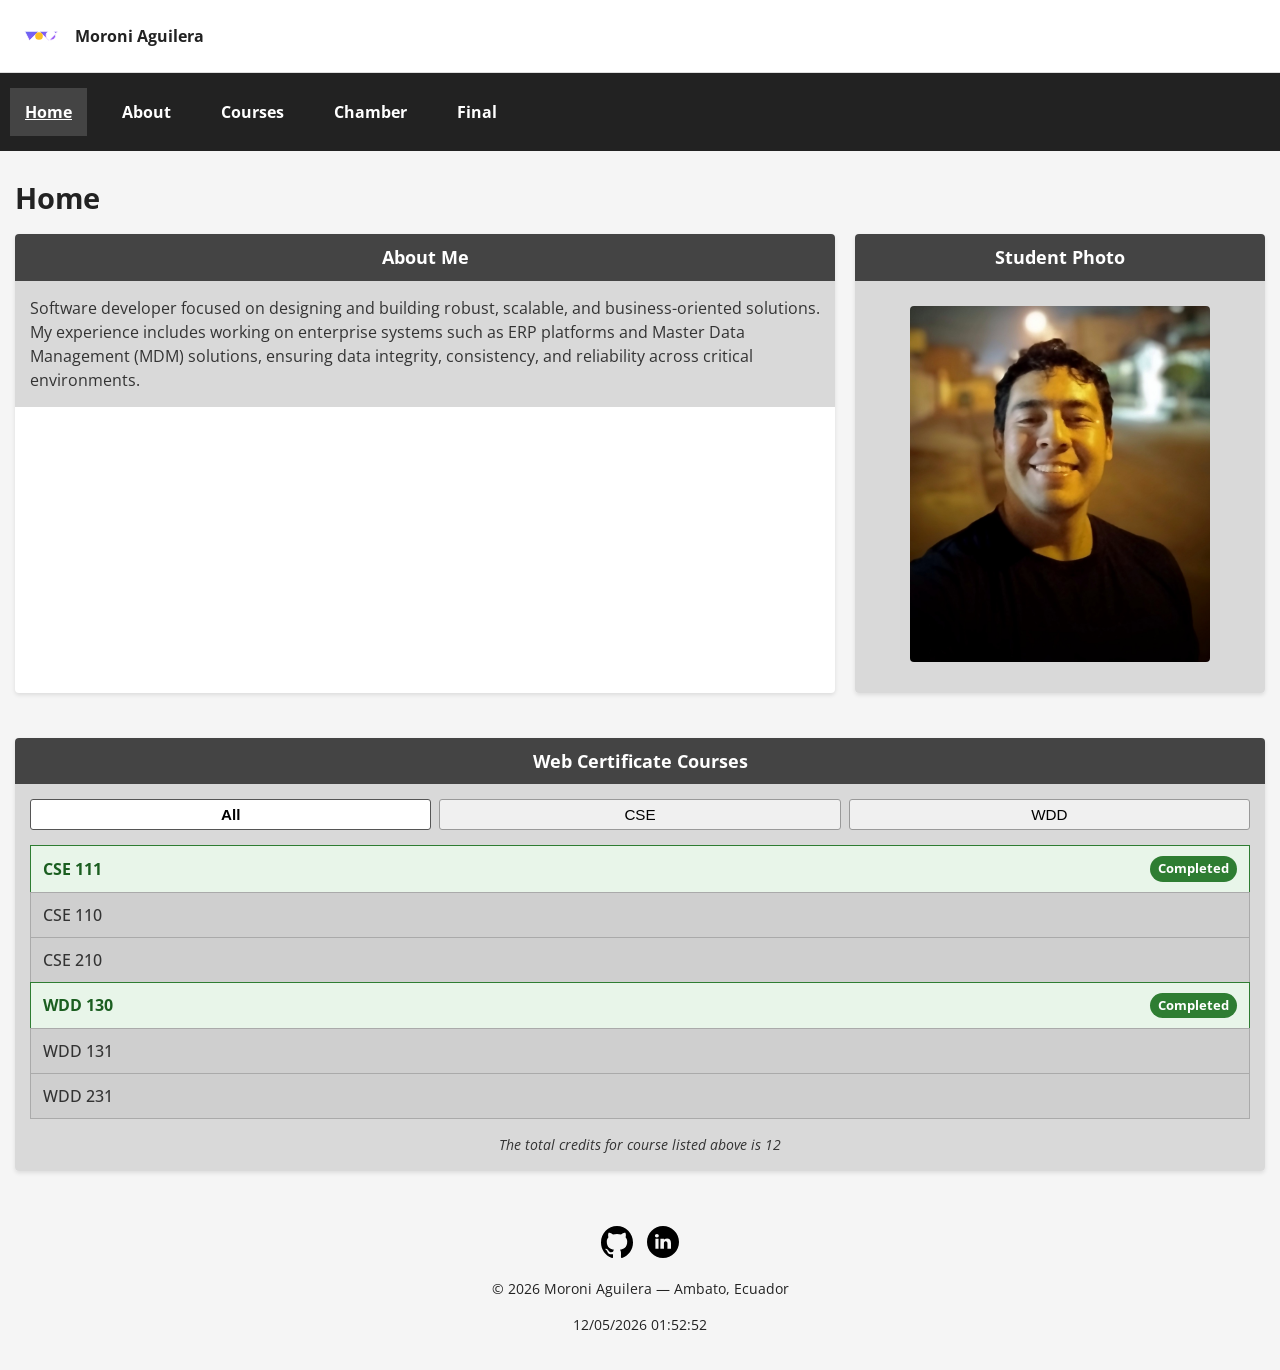
<file: index.html>
<!DOCTYPE html>
<html lang="en">

<head>
    <meta charset="UTF-8">
    <title>Moroni Aguilera | WDD231 Home</title>
    <meta name="description"
        content="This assignment demonstrates your prerequisite knowledge by applying HTML, CSS, and JavaScript to the design and development of your course home page.">
    <meta name="author" content="Moroni Aguilera">
    <meta name="viewport" content="width=device-width, initial-scale=1.0">

    <link rel="preconnect" href="https://fonts.googleapis.com">
    <link rel="preconnect" href="https://fonts.gstatic.com" crossorigin>
    <link rel="preload" as="style"
        href="https://fonts.googleapis.com/css2?family=Open+Sans:wght@400;600;700&display=swap">
    <link href="https://fonts.googleapis.com/css2?family=Open+Sans:wght@400;600;700&display=swap" rel="stylesheet"
        media="print" onload="this.media='all'">
    <noscript>
        <link href="https://fonts.googleapis.com/css2?family=Open+Sans:wght@400;600;700&display=swap" rel="stylesheet">
    </noscript>
    <link rel="stylesheet" href="styles/styles.css">
    <link rel="stylesheet" href="styles/styles-large.css" media="(min-width: 38rem)">

    <script src="scripts/date.js" defer></script>
    <script src="scripts/course.js" defer></script>
    <script src="scripts/navigation.js" defer></script>
</head>

<body>
    <header role="banner">
        <div class="site-header">
            <a href="#home" class="site-brand">
                <img src="images/logo.svg" alt="logo" width="64" height="64">
                <span>Moroni Aguilera</span>
            </a>
            <button id="menu-btn" class="menu-btn" type="button" aria-label="Toggle navigation" aria-expanded="false"
                aria-controls="primary-nav">
                <span></span>
                <span></span>
                <span></span>
            </button>
        </div>
    </header>

    <nav id="primary-nav" aria-label="Main navigation" role="navigation">
        <ul>
            <li><a href="#home" class="nav-link active" aria-current="page">Home</a></li>
            <li><a href="#about" class="nav-link">About</a></li>
            <li><a href="#courses" class="nav-link">Courses</a></li>
            <li><a href="chamber/index.html" class="nav-link">Chamber</a></li>
            <li><a href="finalproject/index.html" class="nav-link">Final</a></li>
        </ul>
    </nav>

    <main role="main">
        <section id="home" aria-labelledby="home-heading">
            <h1 id="home-heading">Home</h1>
            <div class="content-grid">
                <section id="about" aria-labelledby="about-heading">
                    <h2 id="about-heading">About Me</h2>
                    <p>Software developer focused on designing and building robust, scalable, and business-oriented
                        solutions.
                        My experience includes working on enterprise systems such as ERP platforms and Master Data
                        Management (MDM) solutions, ensuring data integrity, consistency, and reliability across
                        critical environments.</p>
                </section>

                <section id="student-photo" aria-labelledby="photo-heading">
                    <h2 id="photo-heading">Student Photo</h2>
                    <div class="photo-container">
                        <img src="images/profile.jpg" alt="Student Photo" width="300" height="300" fetchpriority="high">
                    </div>
                </section>
            </div>

        </section>

        <section id="courses" aria-labelledby="courses-heading">
            <h2 id="courses-heading">Web Certificate Courses</h2>
            <div class="course-filters">
                <button class="filter-btn active">All</button>
                <button class="filter-btn">CSE</button>
                <button class="filter-btn">WDD</button>
            </div>
            <div class="course-list">

            </div>
            <p class="credits-info">The total credits for course listed above is 6</p>
        </section>
    </main>

    <footer role="contentinfo" aria-label="Footer information">
        <div class="social-links">
            <a href="https://github.com/moroniag" target="_blank" rel="noopener noreferrer" title="GitHub Repository">
                <img src="images/github.svg" alt="GitHub" width="24" height="24">
            </a>
            <a href="https://www.linkedin.com/in/moroni-aguilera" target="_blank" rel="noopener noreferrer"
                title="LinkedIn Profile">
                <img src="images/linkedin.svg" alt="LinkedIn" width="24" height="24">
            </a>

        </div>

        <div class="footer-info">
            <p>
                &copy; <span id="currentyear"></span>
                Moroni Aguilera — Ambato, Ecuador
            </p>
            <p id="lastModified"></p>
        </div>
    </footer>

</body>

</html>
</file>
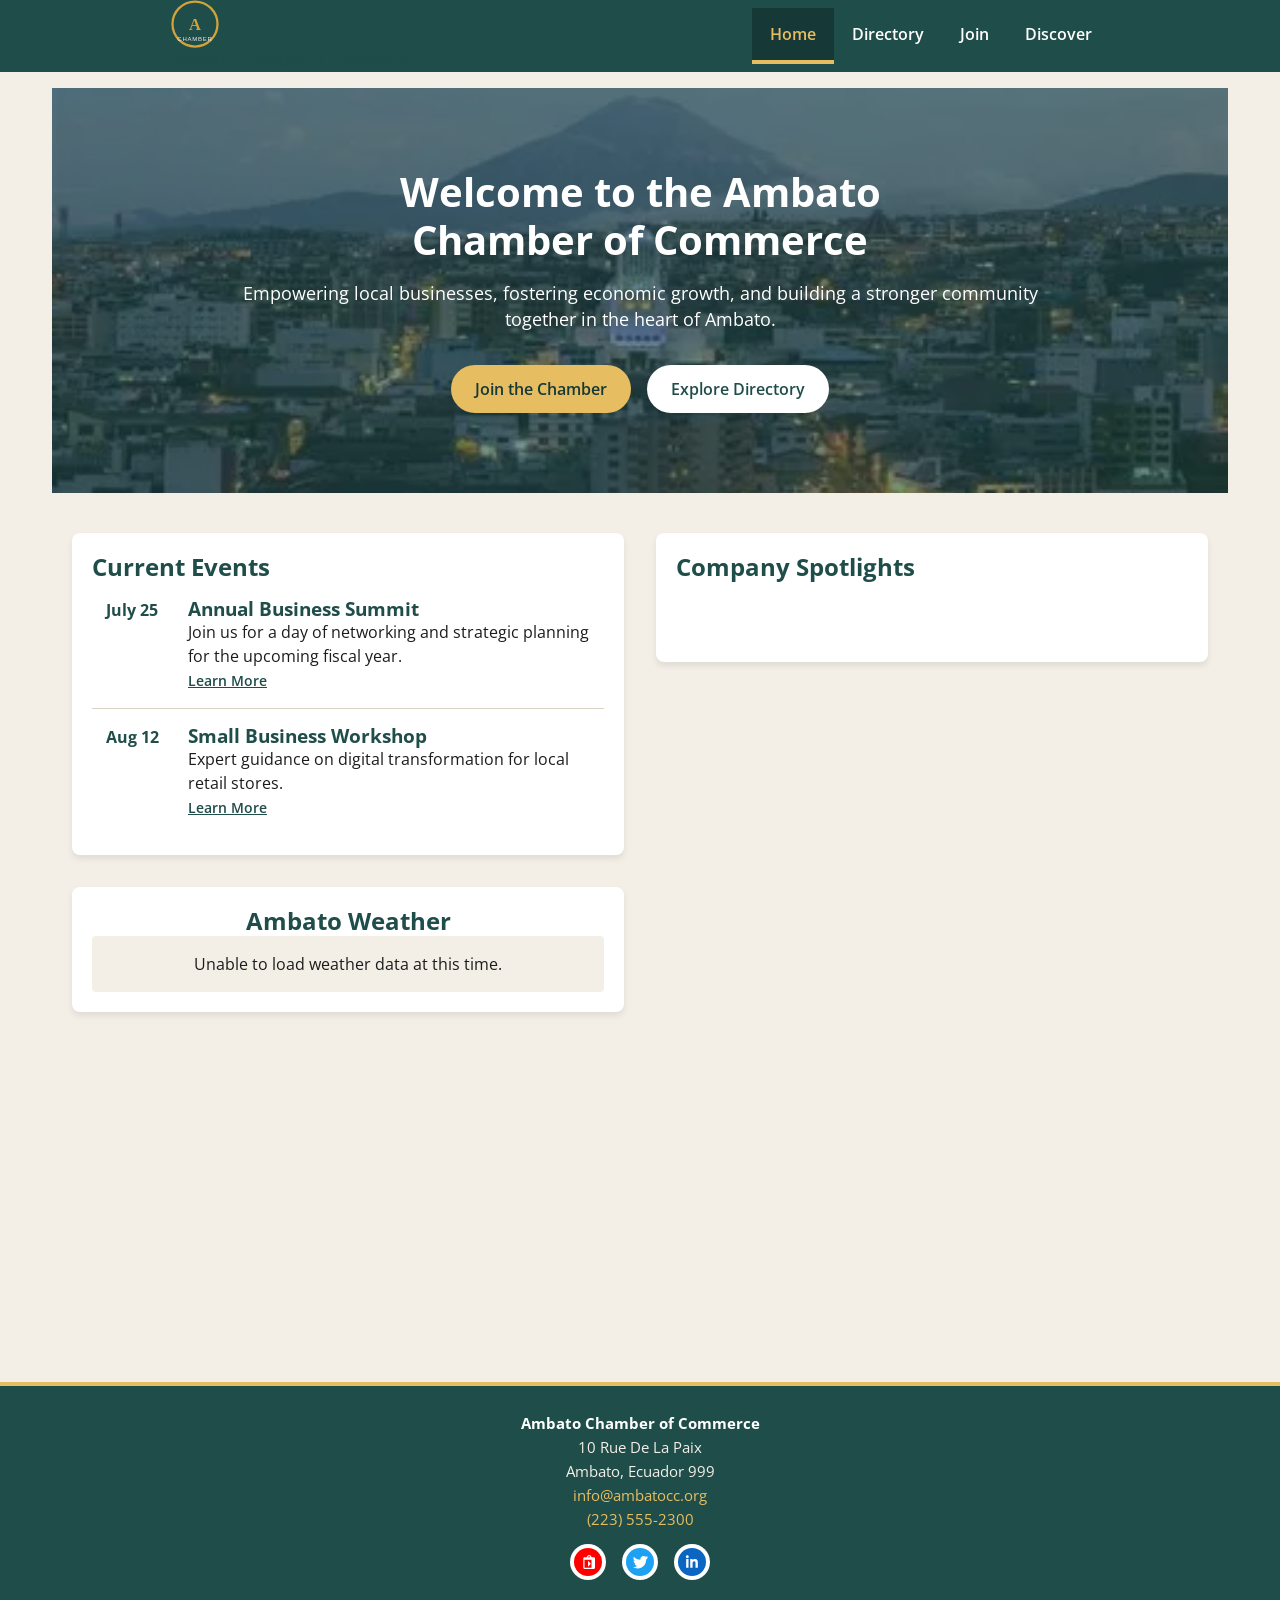
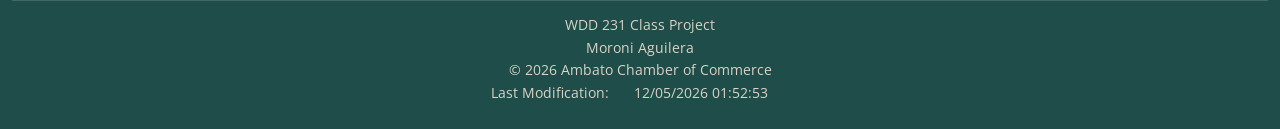
<file: chamber/index.html>
<!DOCTYPE html>
<html lang="en">

<head>
    <meta charset="UTF-8">
    <title>Moroni Aguilera | Ambato Chamber of Commerce</title>
    <meta name="description"
        content="Welcome to the Ambato Chamber of Commerce, the leading organization for business growth and community development in Ambato.">
    <meta name="author" content="Moroni Aguilera">
    <meta name="viewport" content="width=device-width, initial-scale=1.0">

    <meta property="og:type" content="website">
    <meta property="og:title" content="Ambato Chamber of Commerce | Moroni Aguilera">
    <meta property="og:description"
        content="Welcome to the Ambato Chamber of Commerce, the leading organization for business growth and community development in Ambato.">
    <meta property="og:image" content="https://moroniag.github.io/wdd231/chamber/images/og-image.svg">
    <meta property="og:image:width" content="1200">
    <meta property="og:image:height" content="630">
    <meta property="og:url" content="https://moroniag.github.io/wdd231/chamber/index.html">
    <meta property="og:site_name" content="Ambato Chamber of Commerce">

    <link rel="icon" type="image/svg+xml" href="images/favicon.svg">
    <link rel="preconnect" href="https://fonts.googleapis.com">
    <link rel="preconnect" href="https://fonts.gstatic.com" crossorigin>
    <link rel="preload" as="style"
        href="https://fonts.googleapis.com/css2?family=Open+Sans:wght@400;600;700&display=swap">
    <link href="https://fonts.googleapis.com/css2?family=Open+Sans:wght@400;600;700&display=swap" rel="stylesheet">
    <noscript>
        <link href="https://fonts.googleapis.com/css2?family=Open+Sans:wght@400;600;700&display=swap" rel="stylesheet">
    </noscript>
    <link rel="stylesheet" href="styles/reset.css">
    <link rel="stylesheet" href="styles/small.css" media="print" onload="this.media='all'">
    <link rel="stylesheet" href="styles/large.css" media="(min-width: 38rem)">

    <script src="scripts/date.js" defer></script>
    <script src="scripts/navigation.js" defer></script>
    <script src="scripts/weatherapi.js" defer></script>
    <script src="scripts/spotlights.js" defer></script>
</head>

<body>
    <header role="banner">
        <div class="site-header">
            <a href="index.html" class="site-brand">
                <img src="images/logo.svg" alt="Ambato Chamber of Commerce logo" width="48" height="48">
                <span>Ambato Chamber of Commerce</span>
            </a>
            <button id="menu-btn" class="menu-btn" type="button" aria-label="Toggle navigation" aria-expanded="false"
                aria-controls="primary-nav">
                <span></span>
                <span></span>
                <span></span>
            </button>
            <nav id="primary-nav" aria-label="Main navigation" role="navigation">
                <ul>
                    <li><a href="index.html" class="nav-link">Home</a></li>
                    <li><a href="directory.html" class="nav-link">Directory</a></li>
                    <li><a href="join.html" class="nav-link">Join</a></li>
                    <li><a href="discover.html" class="nav-link">Discover</a></li>
                </ul>
            </nav>
        </div>

    </header>



    <main role="main" id="main-content">
        <section class="hero" aria-labelledby="home-heading">
            <div class="hero-image-container">
                <img src="images/ambato_city.webp" alt="Panoramic view of Ambato city center and commerce"
                    class="hero-image" fetchpriority="high" width="1200" height="600">
            </div>
            <div class="hero-content">
                <h1 id="home-heading">Welcome to the Ambato Chamber of Commerce</h1>
                <p>Empowering local businesses, fostering economic growth, and building a stronger community together in
                    the heart of Ambato.</p>
                <div class="hero-ctas">
                    <a href="join.html" class="cta-button primary">Join the Chamber</a>
                    <a href="directory.html" class="cta-button secondary">Explore Directory</a>
                </div>
            </div>
        </section>

        <section class="home-grid" aria-label="Home Page Information">
            <div class="info-column">
                <section class="current-events" aria-labelledby="events-heading">
                    <h2 id="events-heading">Current Events</h2>
                    <div class="event-card">
                        <div class="event-date">July 25</div>
                        <div class="event-details">
                            <h3>Annual Business Summit</h3>
                            <p>Join us for a day of networking and strategic planning for the upcoming fiscal year.</p>
                            <a href="#" class="event-link">Learn More</a>
                        </div>
                    </div>
                    <div class="event-card">
                        <div class="event-date">Aug 12</div>
                        <div class="event-details">
                            <h3>Small Business Workshop</h3>
                            <p>Expert guidance on digital transformation for local retail stores.</p>
                            <a href="#" class="event-link">Learn More</a>
                        </div>
                    </div>
                </section>

                <section class="weather-section" aria-labelledby="weather-heading">
                    <h2 id="weather-heading">Ambato Weather</h2>
                    <div id="weather-container" class="weather-card">
                        <p>Loading local weather data...</p>
                    </div>
                </section>
            </div>

            <div class="spotlight-column">
                <section class="company-spotlights" aria-labelledby="spotlight-heading">
                    <h2 id="spotlight-heading">Company Spotlights</h2>
                    <div class="spotlights-grid" id="company-spotlights">
                        <!-- Dynamically populated by spotlights.js -->
                    </div>
                </section>
            </div>
        </section>
    </main>

    <footer role="contentinfo" aria-label="Footer information">
        <div class="footer-info">
            <p class="footer-org"><strong>Ambato Chamber of Commerce</strong></p>
            <p>10 Rue De La Paix</p>
            <p>Ambato, Ecuador 999</p>
            <p><a href="mailto:info@ambatocc.org">info@ambatocc.org</a></p>
            <p><a href="tel:+2235552300">(223) 555-2300</a></p>
        </div>

        <div class="social-links">
            <a href="https://www.youtube.com/" target="_blank" rel="noopener noreferrer" aria-label="YouTube">
                <img src="images/youtube.svg" alt="YouTube" width="48" height="48" loading="lazy">
            </a>
            <a href="https://twitter.com/" target="_blank" rel="noopener noreferrer" aria-label="Twitter">
                <img src="images/twitter.svg" alt="Twitter" width="48" height="48" loading="lazy">
            </a>
            <a href="https://www.linkedin.com/" target="_blank" rel="noopener noreferrer" aria-label="LinkedIn">
                <img src="images/linkedin.svg" alt="LinkedIn" width="48" height="48" loading="lazy">
            </a>
        </div>

        <div class="footer-meta">
            <p>WDD 231 Class Project</p>
            <p>Moroni Aguilera</p>
            <p>&copy; <span id="currentyear" class="footer-year">0000</span> Ambato Chamber of Commerce</p>
            <p>Last Modification: <span id="lastModified" class="footer-last-modified">Loading...</span></p>
        </div>
    </footer>
</body>

</html>
</file>
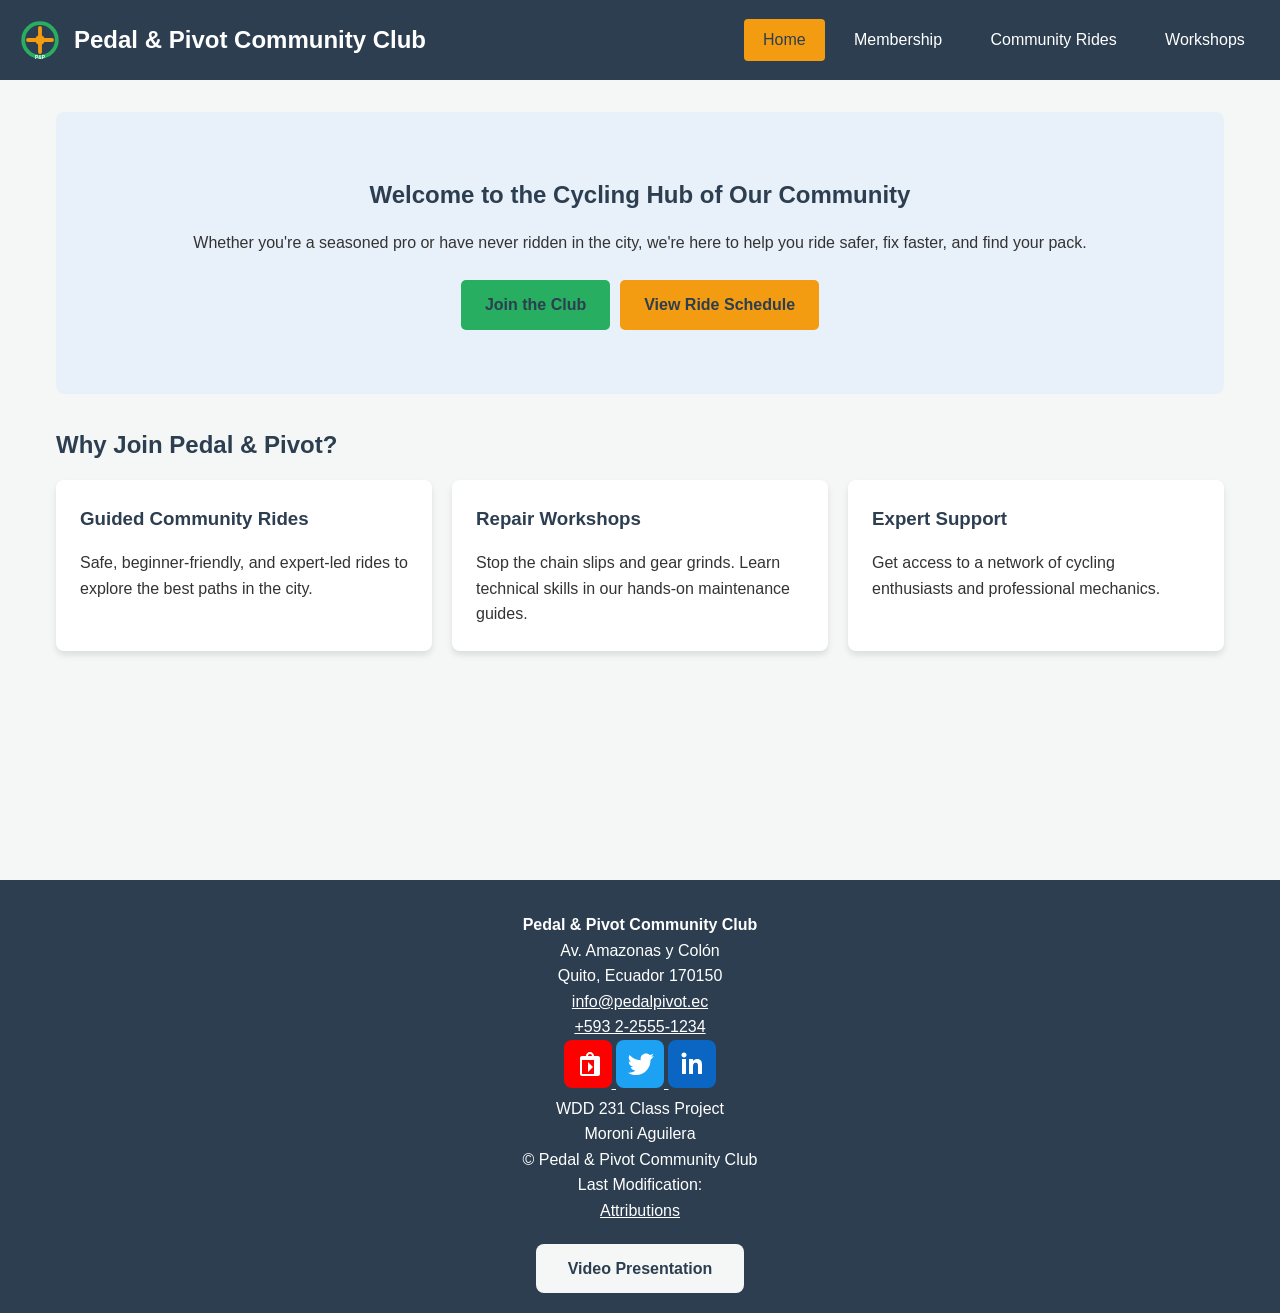
<file: finalproject/index.html>
<!DOCTYPE html>
<html lang="en">

<head>
    <meta charset="UTF-8">
    <title>Moroni Aguilera | Pedal & Pivot Community Club</title>
    <meta name="description"
        content="Pedal & Pivot Community Club is the central hub for local cycling enthusiasts, offering guided rides, repair workshops, and a welcoming community for all skill levels.">
    <meta name="author" content="Moroni Aguilera">
    <meta name="viewport" content="width=device-width, initial-scale=1.0">

    <!-- Open Graph / Social Media -->
    <meta property="og:type" content="website">
    <meta property="og:title" content="Pedal & Pivot Community Club | Moroni Aguilera">
    <meta property="og:description"
        content="Join our local cycling community for guided rides and technical repair workshops.">
    <meta property="og:image" content="https://moroniag.github.io/wdd231/finalproject/images/logo.svg">
    <meta property="og:image:width" content="1200">
    <meta property="og:image:height" content="630">
    <meta property="og:url" content="https://moroniag.github.io/wdd231/finalproject/index.html">
    <meta property="og:site_name" content="Pedal & Pivot Community Club">

    <link rel="preconnect" href="https://fonts.googleapis.com">
    <link rel="preconnect" href="https://fonts.gstatic.com" crossorigin>
    <link rel="preload" as="style"
        href="https://fonts.googleapis.com/css2?family=Open+Sans:wght@400;600;700&display=swap">
    <link href="https://fonts.googleapis.com/css2?family=Open+Sans:wght@400;600;700&display=swap" rel="stylesheet">
    <noscript>
        <link href="https://fonts.googleapis.com/css2?family=Open+Sans:wght@400;600;700&display=swap" rel="stylesheet">
    </noscript>

    <link rel="icon" type="image/svg+xml" href="images/favicon.svg">
    <link rel="stylesheet" href="styles/reset.css">
    <link rel="stylesheet" href="styles/small.css">
    <link rel="stylesheet" href="styles/large.css" media="(min-width: 1024px)">

    <script src="scripts/navigation.js" defer></script>
</head>

<body>
    <header role="banner">
        <div class="site-header">
            <a href="index.html" class="site-brand">
                <img src="images/logo.svg" alt="Pedal & Pivot logo" width="48" height="48">
                <span>Pedal & Pivot Community Club</span>
            </a>
            <button id="hamburger" class="hamburger" aria-label="Toggle navigation" aria-expanded="false"
                aria-controls="nav-menu">
                <span></span>
                <span></span>
                <span></span>
            </button>
            <nav id="nav-menu" aria-label="Main navigation" role="navigation">
                <ul>
                    <li><a href="index.html" class="active">Home</a></li>
                    <li><a href="membership.html">Membership</a></li>
                    <li><a href="rides.html">Community Rides</a></li>
                    <li><a href="workshops.html">Workshops</a></li>
                </ul>
            </nav>
        </div>
    </header>

    <main>
        <section class="hero">
            <h1>Welcome to the Cycling Hub of Our Community</h1>
            <p>Whether you're a seasoned pro or have never ridden in the city, we're here to help you ride safer, fix
                faster, and find your pack.</p>
            <div class="hero-ctas">
                <a href="membership.html" class="btn">Join the Club</a>
                <a href="rides.html" class="btn btn-accent">View Ride Schedule</a>
            </div>
        </section>

        <section>
            <h2>Why Join Pedal & Pivot?</h2>
            <div class="flex-container">
                <div class="card">
                    <h3>Guided Community Rides</h3>
                    <p>Safe, beginner-friendly, and expert-led rides to explore the best paths in the city.</p>
                </div>
                <div class="card">
                    <h3>Repair Workshops</h3>
                    <p>Stop the chain slips and gear grinds. Learn technical skills in our hands-on maintenance guides.
                    </p>
                </div>
                <div class="card">
                    <h3>Expert Support</h3>
                    <p>Get access to a network of cycling enthusiasts and professional mechanics.</p>
                </div>
            </div>
        </section>
    </main>

    <footer role="contentinfo" aria-label="Footer information">
        <div class="footer-info">
            <p class="footer-org"><strong>Pedal & Pivot Community Club</strong></p>
            <p>Av. Amazonas y Colón</p>
            <p>Quito, Ecuador 170150</p>
            <p><a href="mailto:info@pedalpivot.ec" class="footer-link">info@pedalpivot.ec</a></p>
            <p><a href="tel:+593225551234" class="footer-link">+593 2-2555-1234</a></p>
        </div>

        <div class="social-links">
            <a href="https://www.youtube.com/" target="_blank" rel="noopener noreferrer" aria-label="YouTube">
                <img src="images/youtube.svg" alt="YouTube" width="48" height="48" loading="lazy">
            </a>
            <a href="https://twitter.com/" target="_blank" rel="noopener noreferrer" aria-label="Twitter">
                <img src="images/twitter.svg" alt="Twitter" width="48" height="48" loading="lazy">
            </a>
            <a href="https://www.linkedin.com/" target="_blank" rel="noopener noreferrer" aria-label="LinkedIn">
                <img src="images/linkedin.svg" alt="LinkedIn" width="48" height="48" loading="lazy">
            </a>
        </div>

        <div class="footer-meta">
            <p>WDD 231 Class Project</p>
            <p>Moroni Aguilera</p>
            <p>&copy; <span id="currentyear"></span> Pedal & Pivot Community Club</p>
            <p>Last Modification: <span id="lastModified"></span></p>
            <p><a href="attributions.html" class="footer-link">Attributions</a></p>
        </div>

        <div class="youtube-video">
            <a href="https://youtu.be/x_sXbGU6oU8" target="_blank" rel="noopener noreferrer" aria-label="YouTube">Video
                Presentation</a>
        </div>
    </footer>

</body>

</html>
</file>
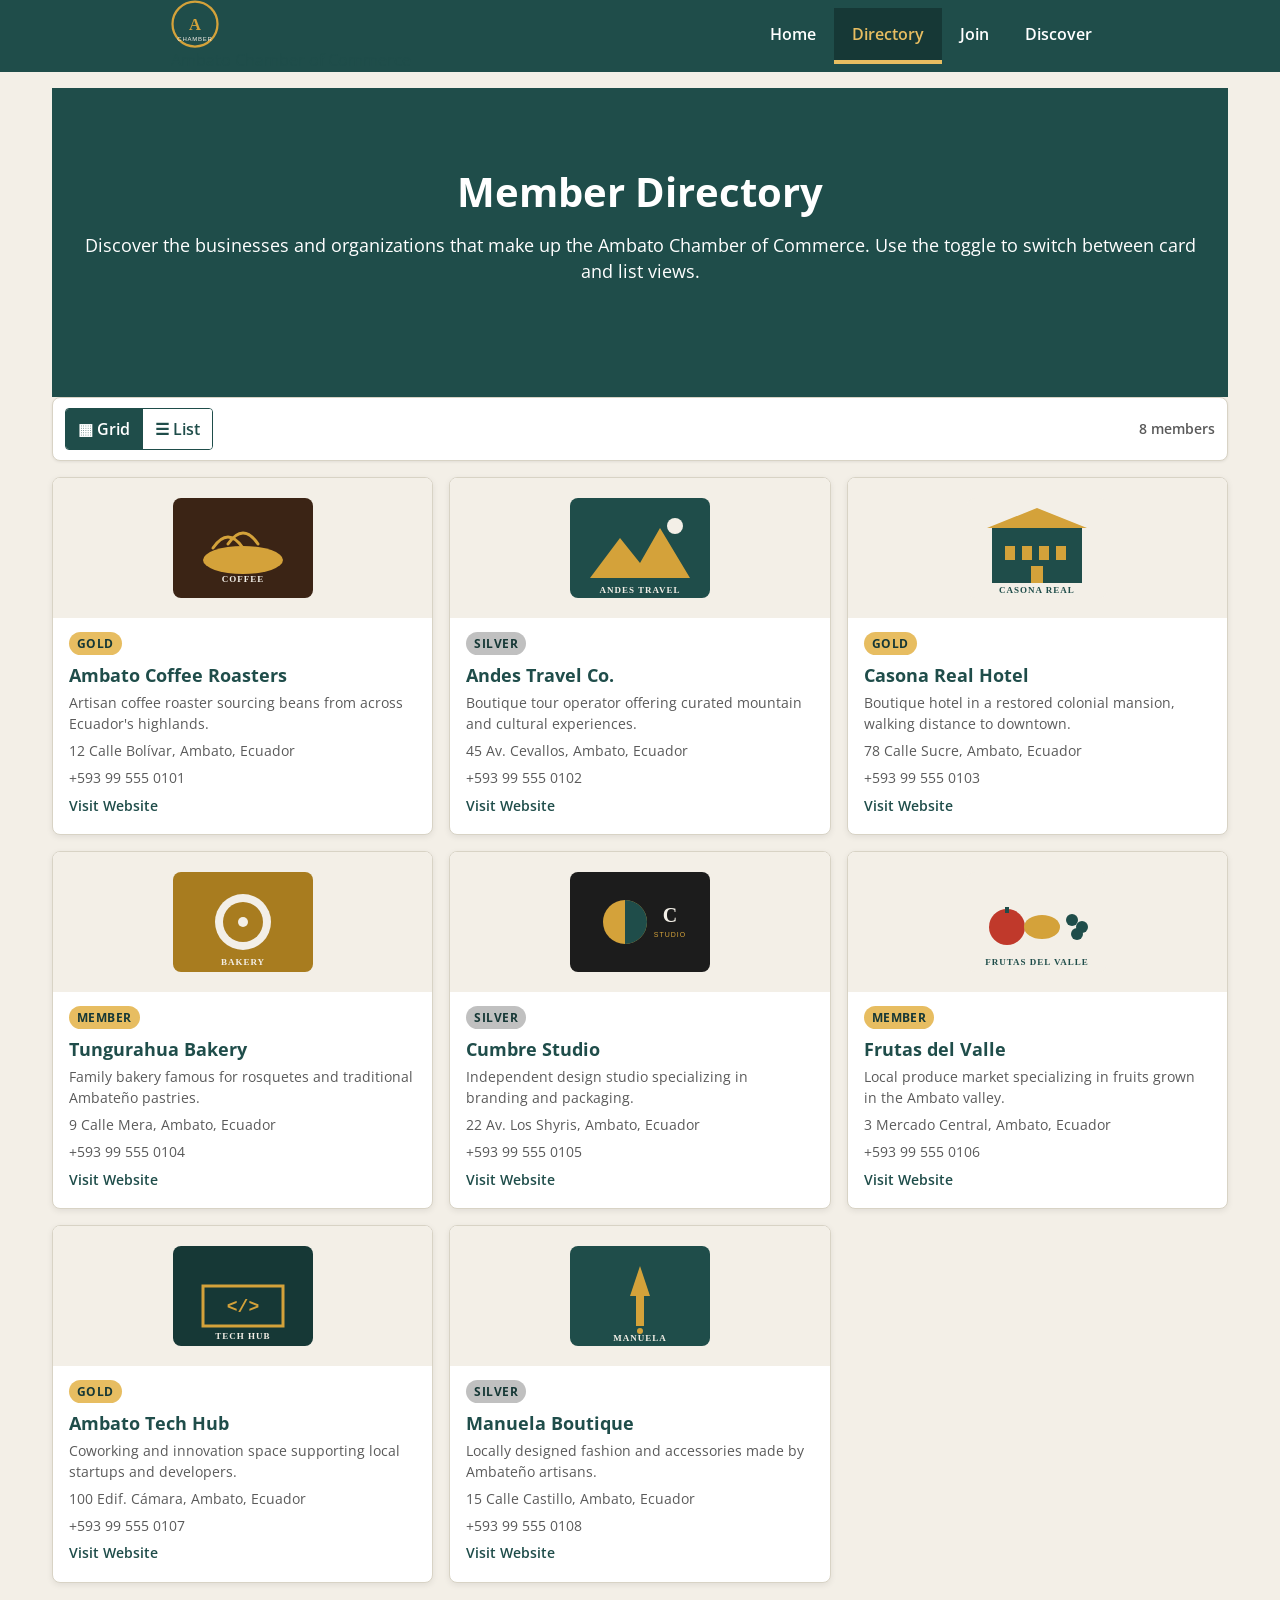
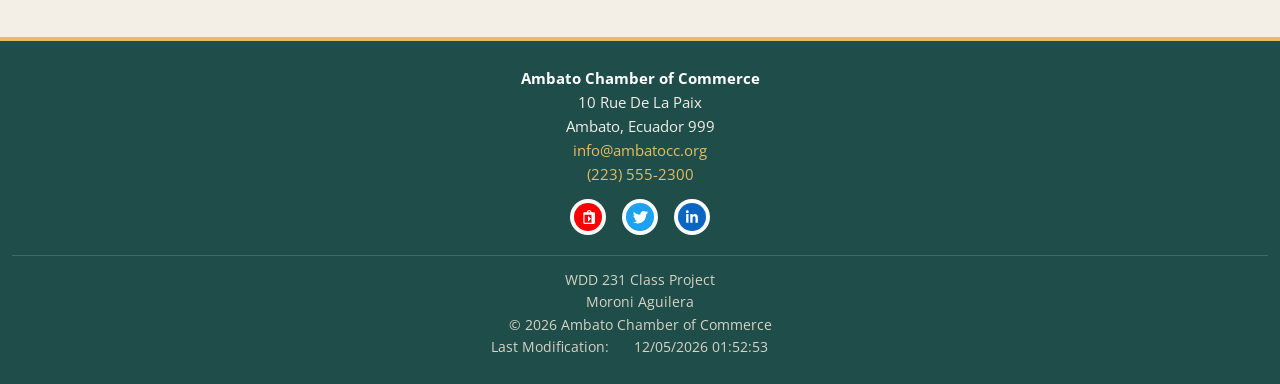
<file: chamber/directory.html>
<!DOCTYPE html>
<html lang="en">

<head>
    <meta charset="UTF-8">
    <title>Moroni Aguilera | Ambato Chamber Directory</title>
    <meta name="description" content="Chamber of Commerce directory showcasing local businesses and their information.">
    <meta name="author" content="Moroni Aguilera">
    <meta name="viewport" content="width=device-width, initial-scale=1.0">

    <meta property="og:type" content="website">
    <meta property="og:title" content="Ambato Chamber of Commerce Directory | Moroni Aguilera">
    <meta property="og:description"
        content="Discover local businesses in our Chamber of Commerce directory — connecting the community with trusted services and companies.">
    <meta property="og:image" content="https://moroniag.github.io/wdd231/chamber/images/og-image.svg">
    <meta property="og:image:width" content="1200">
    <meta property="og:image:height" content="630">
    <meta property="og:url" content="https://moroniag.github.io/wdd231/chamber/directory.html">
    <meta property="og:site_name" content="Ambato Chamber of Commerce">

    <link rel="icon" type="image/svg+xml" href="images/favicon.svg">
    <link rel="preconnect" href="https://fonts.googleapis.com">
    <link rel="preconnect" href="https://fonts.gstatic.com" crossorigin>
    <link rel="preload" as="style"
        href="https://fonts.googleapis.com/css2?family=Open+Sans:wght@400;600;700&display=optional">
    <link href="https://fonts.googleapis.com/css2?family=Open+Sans:wght@400;600;700&display=optional" rel="stylesheet">
    <noscript>
        <link href="https://fonts.googleapis.com/css2?family=Open+Sans:wght@400;600;700&display=optional"
            rel="stylesheet">
    </noscript>
    <link rel="stylesheet" href="styles/reset.css">
    <link rel="stylesheet" href="styles/small.css">
    <link rel="stylesheet" href="styles/large.css" media="(min-width: 38rem)">

    <script src="scripts/date.js" defer></script>
    <script src="scripts/navigation.js" defer></script>
    <script src="scripts/directory.js" defer></script>
</head>

<body>
    <header role="banner">
        <div class="site-header">
            <a href="index.html" class="site-brand">
                <img src="images/logo.svg" alt="Ambato Chamber of Commerce logo" width="48" height="48">
                <span>Ambato Chamber of Commerce</span>
            </a>
            <button id="menu-btn" class="menu-btn" type="button" aria-label="Toggle navigation" aria-expanded="false"
                aria-controls="primary-nav">
                <span></span>
                <span></span>
                <span></span>
            </button>
            <nav id="primary-nav" aria-label="Main navigation" role="navigation">
                <ul>
                    <li><a href="index.html" class="nav-link">Home</a></li>
                    <li><a href="directory.html" class="nav-link">Directory</a></li>
                    <li><a href="join.html" class="nav-link">Join</a></li>
                    <li><a href="discover.html" class="nav-link">Discover</a></li>
                </ul>
            </nav>
        </div>

    </header>

    <main role="main" id="main-content">
        <section class="hero" aria-labelledby="hero-heading">
            <h1 id="hero-heading">Member Directory</h1>
            <p>Discover the businesses and organizations that make up the Ambato Chamber of
                Commerce. Use the toggle to switch between card and list views.</p>
        </section>

        <section class="directory-controls" aria-label="Directory view options">
            <h2 class="visually-hidden">View Options</h2>
            <div class="view-toggle" role="group" aria-label="Switch directory view">
                <button id="grid-btn" type="button" class="view-btn active" aria-pressed="true">
                    <span aria-hidden="true">▦</span> Grid
                </button>
                <button id="list-btn" type="button" class="view-btn" aria-pressed="false">
                    <span aria-hidden="true">☰</span> List
                </button>
            </div>
            <p class="member-count"><span id="member-count">0</span> members</p>
        </section>

        <section id="directory" class="directory" aria-labelledby="directory-heading" aria-live="polite">
            <h2 id="directory-heading" class="visually-hidden">Chamber Members</h2>
            <div id="members" class="members members-grid">
                <!-- Member cards rendered by scripts/directory.js -->
            </div>
        </section>
    </main>

    <footer role="contentinfo" aria-label="Footer information">
        <div class="footer-info">
            <p class="footer-org"><strong>Ambato Chamber of Commerce</strong></p>
            <p>10 Rue De La Paix</p>
            <p>Ambato, Ecuador 999</p>
            <p><a href="mailto:info@ambatocc.org">info@ambatocc.org</a></p>
            <p><a href="tel:+2235552300">(223) 555-2300</a></p>
        </div>

        <div class="social-links">
            <a href="https://www.youtube.com/" target="_blank" rel="noopener noreferrer" aria-label="YouTube">
                <img src="images/youtube.svg" alt="YouTube" width="48" height="48" loading="lazy">
            </a>
            <a href="https://twitter.com/" target="_blank" rel="noopener noreferrer" aria-label="Twitter">
                <img src="images/twitter.svg" alt="Twitter" width="48" height="48" loading="lazy">
            </a>
            <a href="https://www.linkedin.com/" target="_blank" rel="noopener noreferrer" aria-label="LinkedIn">
                <img src="images/linkedin.svg" alt="LinkedIn" width="48" height="48" loading="lazy">
            </a>
        </div>

        <div class="footer-meta">
            <p>WDD 231 Class Project</p>
            <p>Moroni Aguilera</p>
            <p>&copy; <span id="currentyear" class="footer-year">0000</span> Ambato Chamber of Commerce</p>
            <p>Last Modification: <span id="lastModified" class="footer-last-modified">Loading...</span></p>
        </div>
    </footer>
</body>

</html>
</file>
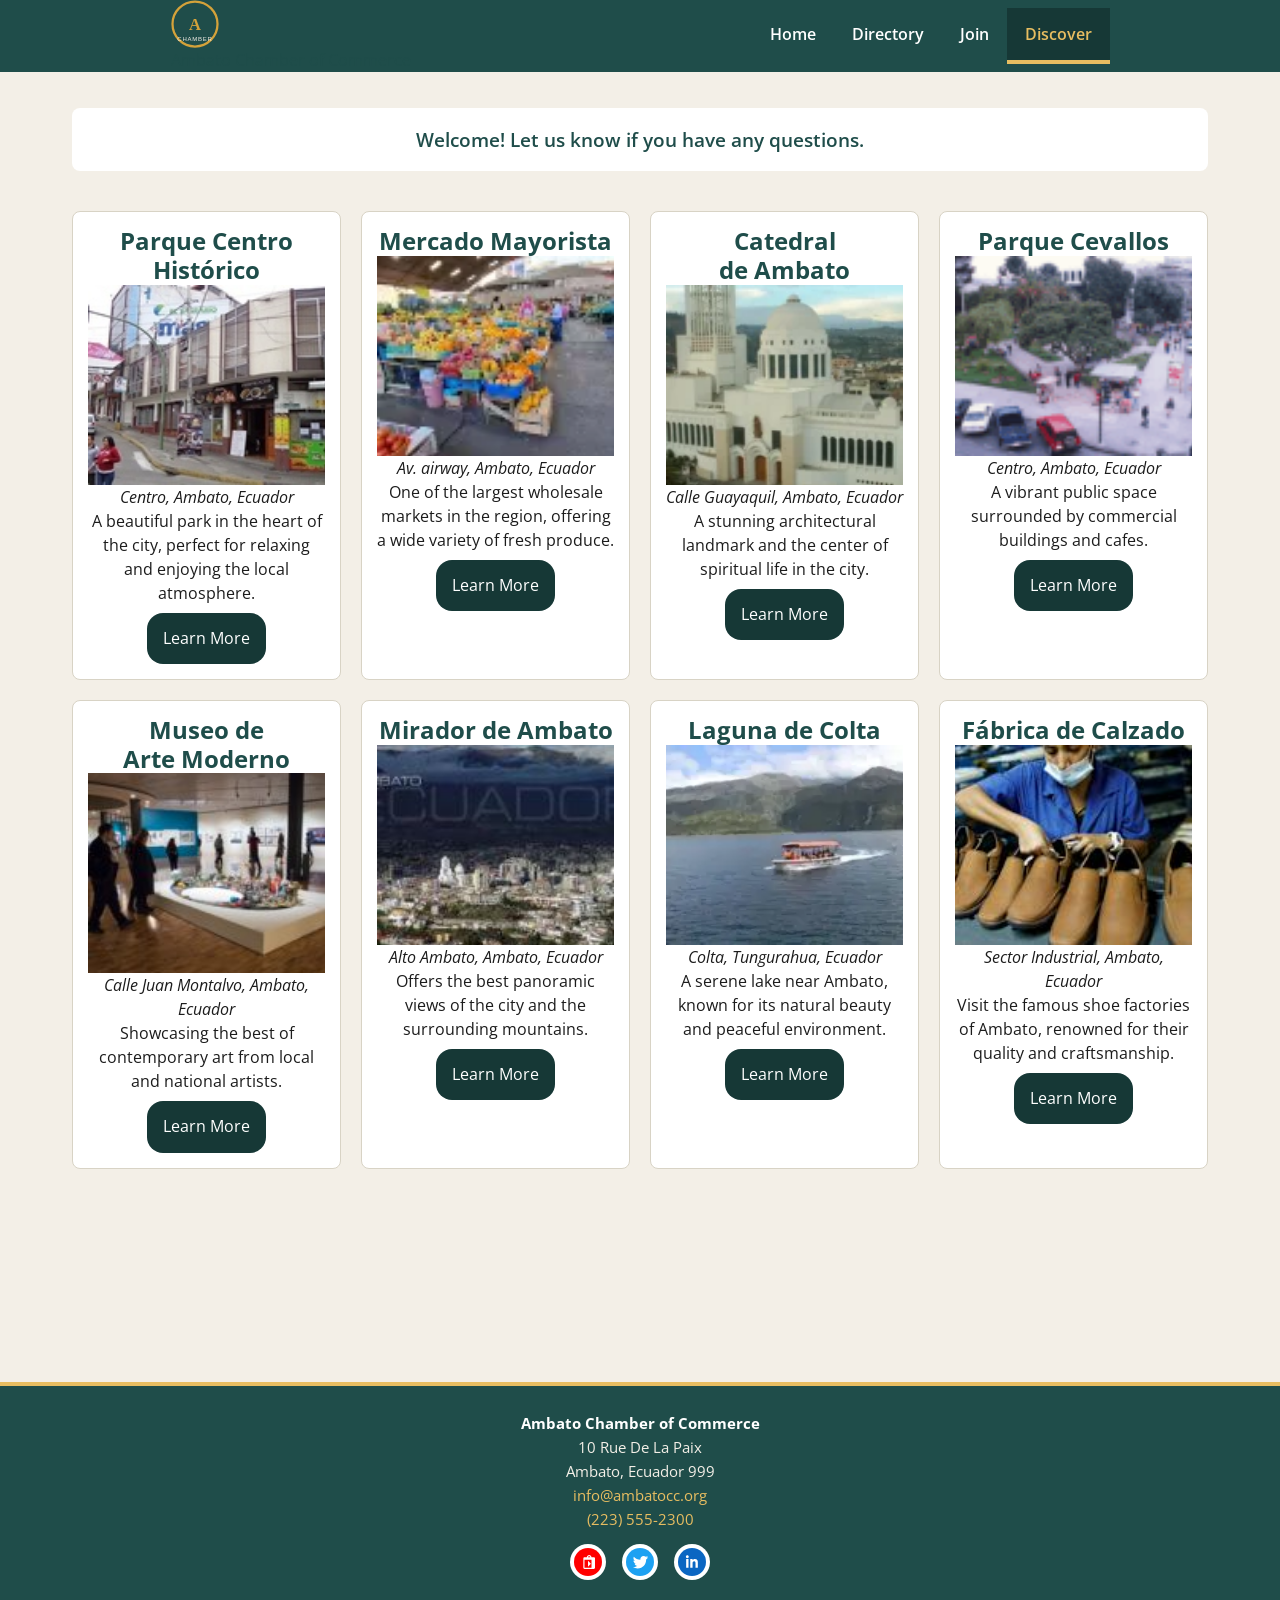
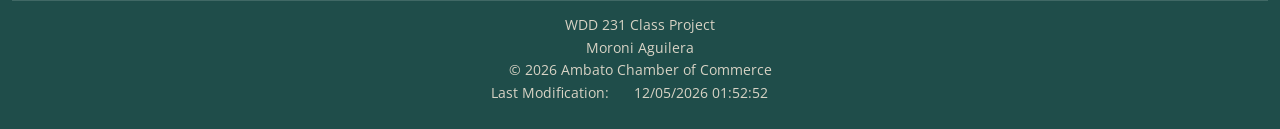
<file: chamber/discover.html>
<!DOCTYPE html>
<html lang="en">

<head>
    <meta charset="UTF-8">
    <title>Moroni Aguilera | Ambato Discover Chamber of Commerce</title>
    <meta name="description"
        content="Welcome to the Ambato Chamber of Commerce, the leading organization for business growth and community development in Ambato.">
    <meta name="author" content="Moroni Aguilera">
    <meta name="viewport" content="width=device-width, initial-scale=1.0">

    <meta property="og:type" content="website">
    <meta property="og:title" content="Ambato Chamber of Commerce | Moroni Aguilera">
    <meta property="og:description"
        content="Welcome to the Ambato Chamber of Commerce, the leading organization for business growth and community development in Ambato.">
    <meta property="og:image" content="https://moroniag.github.io/wdd231/chamber/images/og-image.svg">
    <meta property="og:image:width" content="1200">
    <meta property="og:image:height" content="630">
    <meta property="og:url" content="https://moroniag.github.io/wdd231/chamber/index.html">
    <meta property="og:site_name" content="Ambato Chamber of Commerce">

    <link rel="icon" type="image/svg+xml" href="images/favicon.svg">
    <link rel="preconnect" href="https://fonts.googleapis.com">
    <link rel="preconnect" href="https://fonts.gstatic.com" crossorigin>
    <link rel="preload" as="style"
        href="https://fonts.googleapis.com/css2?family=Open+Sans:wght@400;600;700&display=swap">
    <link href="https://fonts.googleapis.com/css2?family=Open+Sans:wght@400;600;700&display=swap" rel="stylesheet">
    <noscript>
        <link href="https://fonts.googleapis.com/css2?family=Open+Sans:wght@400;600;700&display=swap" rel="stylesheet">
    </noscript>
    <link rel="stylesheet" href="styles/reset.css" media="print" onload="this.media='all'">
    <link rel="stylesheet" href="styles/small.css" media="print" onload="this.media='all'">
    <link rel="stylesheet" href="styles/medium.css" media="print" onload="this.media='all'">
    <link rel="stylesheet" href="styles/large.css" media="print" onload="this.media='all'">
    <noscript>
        <link rel="stylesheet" href="styles/reset.css">
        <link rel="stylesheet" href="styles/small.css">
        <link rel="stylesheet" href="styles/medium.css">
        <link rel="stylesheet" href="styles/large.css">
    </noscript>

    <script src="scripts/date.js" defer></script>
    <script src="scripts/navigation.js" defer></script>
    <script src="scripts/weatherapi.js" defer></script>
    <script src="scripts/spotlights.js" type="module"></script>
</head>

<body>
    <header role="banner">
        <div class="site-header">
            <a href="index.html" class="site-brand">
                <img src="images/logo.svg" alt="Ambato Chamber of Commerce logo" width="48" height="48">
                <span>Ambato Chamber of Commerce</span>
            </a>
            <button id="menu-btn" class="menu-btn" type="button" aria-label="Toggle navigation" aria-expanded="false"
                aria-controls="primary-nav">
                <span></span>
                <span></span>
                <span></span>
            </button>
            <nav id="primary-nav" aria-label="Main navigation" role="navigation">
                <ul>
                    <li><a href="index.html" class="nav-link">Home</a></li>
                    <li><a href="directory.html" class="nav-link">Directory</a></li>
                    <li><a href="join.html" class="nav-link">Join</a></li>
                    <li><a href="discover.html" class="nav-link">Discover</a></li>
                </ul>
            </nav>
        </div>

    </header>



    <main role="main" id="main-content">
        <h1 id="visit-message" class="visit-message"></h1>
        <div class="spotlights-grid"></div>
    </main>

    <footer role="contentinfo" aria-label="Footer information">
        <div class="footer-info">
            <p class="footer-org"><strong>Ambato Chamber of Commerce</strong></p>
            <p>10 Rue De La Paix</p>
            <p>Ambato, Ecuador 999</p>
            <p><a href="mailto:info@ambatocc.org">info@ambatocc.org</a></p>
            <p><a href="tel:+2235552300">(223) 555-2300</a></p>
        </div>

        <div class="social-links">
            <a href="https://www.youtube.com/" target="_blank" rel="noopener noreferrer" aria-label="YouTube">
                <img src="images/youtube.svg" alt="YouTube" width="48" height="48" loading="lazy">
            </a>
            <a href="https://twitter.com/" target="_blank" rel="noopener noreferrer" aria-label="Twitter">
                <img src="images/twitter.svg" alt="Twitter" width="48" height="48" loading="lazy">
            </a>
            <a href="https://www.linkedin.com/" target="_blank" rel="noopener noreferrer" aria-label="LinkedIn">
                <img src="images/linkedin.svg" alt="LinkedIn" width="48" height="48" loading="lazy">
            </a>
        </div>

        <div class="footer-meta">
            <p>WDD 231 Class Project</p>
            <p>Moroni Aguilera</p>
            <p>&copy; <span id="currentyear" class="footer-year">0000</span> Ambato Chamber of Commerce</p>
            <p>Last Modification: <span id="lastModified" class="footer-last-modified">Loading...</span></p>
        </div>
    </footer>
</body>

</html>
</file>
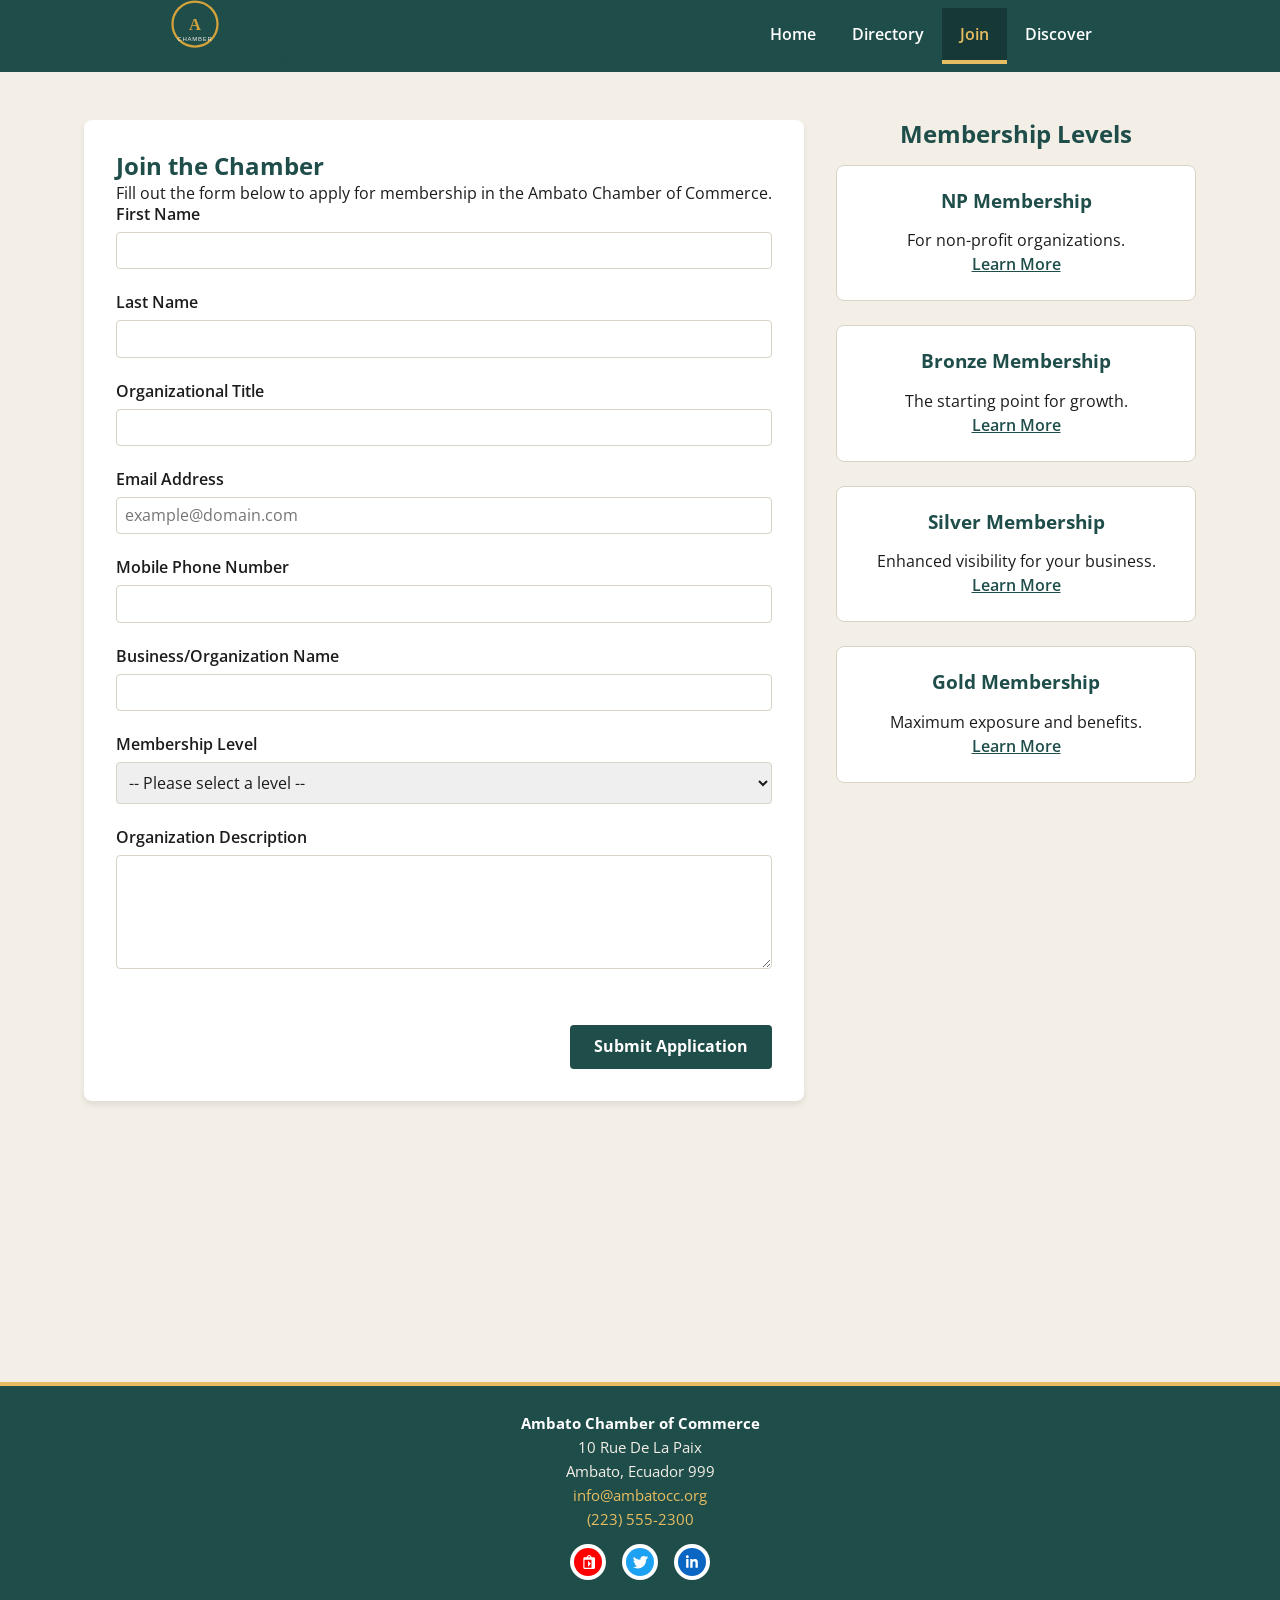
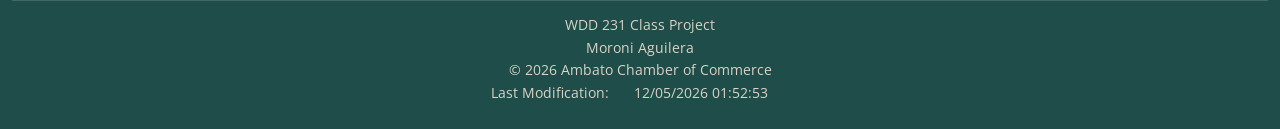
<file: chamber/join.html>
<!DOCTYPE html>
<html lang="en">

<head>
    <meta charset="UTF-8">
    <title>Moroni Aguilera | Join and Ambato Chamber of Commerce</title>
    <meta name="description"
        content="Welcome to the Ambato Chamber of Commerce, the leading organization for business growth and community development in Ambato.">
    <meta name="author" content="Moroni Aguilera">
    <meta name="viewport" content="width=device-width, initial-scale=1.0">

    <meta property="og:type" content="website">
    <meta property="og:title" content="Ambato Chamber of Commerce | Moroni Aguilera">
    <meta property="og:description"
        content="Welcome to the Ambato Chamber of Commerce, the leading organization for business growth and community development in Ambato.">
    <meta property="og:image" content="https://moroniag.github.io/wdd231/chamber/images/og-image.svg">
    <meta property="og:image:width" content="1200">
    <meta property="og:image:height" content="630">
    <meta property="og:url" content="https://moroniag.github.io/wdd231/chamber/index.html">
    <meta property="og:site_name" content="Ambato Chamber of Commerce">

    <link rel="icon" type="image/svg+xml" href="images/favicon.svg">
    <link rel="preconnect" href="https://fonts.googleapis.com">
    <link rel="preconnect" href="https://fonts.gstatic.com" crossorigin>
    <link rel="preload" as="style"
        href="https://fonts.googleapis.com/css2?family=Open+Sans:wght@400;600;700&display=swap">
    <link href="https://fonts.googleapis.com/css2?family=Open+Sans:wght@400;600;700&display=swap" rel="stylesheet">
    <noscript>
        <link href="https://fonts.googleapis.com/css2?family=Open+Sans:wght@400;600;700&display=swap" rel="stylesheet">
    </noscript>
    <link rel="stylesheet" href="styles/reset.css">
    <link rel="stylesheet" href="styles/small.css" media="print" onload="this.media='all'">
    <link rel="stylesheet" href="styles/large.css" media="(min-width: 38rem)">
    <link rel="stylesheet" href="styles/join.css">


    <script src="scripts/date.js" defer></script>
    <script src="scripts/navigation.js" defer></script>
    <script src="scripts/weatherapi.js" defer></script>
    <script src="scripts/spotlights.js" defer></script>
    <script src="scripts/join.js" defer></script>
</head>

<body>
    <header role="banner">
        <div class="site-header">
            <a href="index.html" class="site-brand">
                <img src="images/logo.svg" alt="Ambato Chamber of Commerce logo" width="48" height="48">
                <span>Ambato Chamber of Commerce</span>
            </a>
            <button id="menu-btn" class="menu-btn" type="button" aria-label="Toggle navigation" aria-expanded="false"
                aria-controls="primary-nav">
                <span></span>
                <span></span>
                <span></span>
            </button>
            <nav id="primary-nav" aria-label="Main navigation" role="navigation">
                <ul>
                    <li><a href="index.html" class="nav-link">Home</a></li>
                    <li><a href="directory.html" class="nav-link">Directory</a></li>
                    <li><a href="join.html" class="nav-link">Join</a></li>
                    <li><a href="discover.html" class="nav-link">Discover</a></li>
                </ul>
            </nav>
        </div>

    </header>



    <main role="main" id="main-content">
        <div class="join-container">
            <section class="join-form-section">
                <h1>Join the Chamber</h1>
                <p>Fill out the form below to apply for membership in the Ambato Chamber of Commerce.</p>
                <form method="get" action="thankyou.html">
                    <div class="form-group">
                        <label for="firstName">First Name</label>
                        <input type="text" name="firstName" id="firstName" autocomplete="given-name" title="Please enter your first name" required>
                    </div>
                    <div class="form-group">
                        <label for="lastName">Last Name</label>
                        <input type="text" name="lastName" id="lastName" autocomplete="family-name" title="Please enter your last name" required>
                    </div>
                    <div class="form-group">
                        <label for="orgTitle">Organizational Title</label>
                        <input type="text" name="orgTitle" id="orgTitle" autocomplete="organization-title" pattern="[A-Za-z\s\-]{7,}" title="Minimum 7 characters, only alpha characters, hyphens, and spaces allowed.">
                    </div>
                    <div class="form-group">
                        <label for="email">Email Address</label>
                        <input type="email" name="email" id="email" autocomplete="email" placeholder="example@domain.com" title="Please enter a valid email address" required>
                    </div>
                    <div class="form-group">
                        <label for="phone">Mobile Phone Number</label>
                        <input type="tel" name="phone" id="phone" autocomplete="tel" title="Please enter your mobile phone number" required>
                    </div>
                    <div class="form-group">
                        <label for="orgName">Business/Organization Name</label>
                        <input type="text" name="orgName" id="orgName" autocomplete="organization" title="Please enter your business or organization name" required>
                    </div>
                    <div class="form-group">
                        <label for="membershipLevel">Membership Level</label>
                        <select name="membershipLevel" id="membershipLevel" required>
                            <option value="">-- Please select a level --</option>
                            <option value="np">NP Membership (Non-Profit)</option>
                            <option value="bronze">Bronze Membership</option>
                            <option value="silver">Silver Membership</option>
                            <option value="gold">Gold Membership</option>
                        </select>
                    </div>
                    <div class="form-group">
                        <label for="description">Organization Description</label>
                        <textarea name="description" id="description" rows="4" title="Please provide a description of your organization"></textarea>
                    </div>
                    <div class="form-group">
                        <input type="hidden" name="timestamp" id="timestamp" title="Submission timestamp">
                    </div>
                    <div class="form-actions">
                        <input type="submit" value="Submit Application">
                    </div>
                </form>
            </section>
            
            <section class="membership-info-section">
                <h2>Membership Levels</h2>
                <div class="membership-cards">
                    <div class="card" id="card-np">
                        <h3>NP Membership</h3>
                        <p>For non-profit organizations.</p>
                        <a href="#" class="modal-trigger" data-modal="modal-np">Learn More</a>
                    </div>
                    <div class="card" id="card-bronze">
                        <h3>Bronze Membership</h3>
                        <p>The starting point for growth.</p>
                        <a href="#" class="modal-trigger" data-modal="modal-bronze">Learn More</a>
                    </div>
                    <div class="card" id="card-silver">
                        <h3>Silver Membership</h3>
                        <p>Enhanced visibility for your business.</p>
                        <a href="#" class="modal-trigger" data-modal="modal-silver">Learn More</a>
                    </div>
                    <div class="card" id="card-gold">
                        <h3>Gold Membership</h3>
                        <p>Maximum exposure and benefits.</p>
                        <a href="#" class="modal-trigger" data-modal="modal-gold">Learn More</a>
                    </div>
                </div>
            </section>
        </div>

        <!-- Modals -->
        <div id="modal-np" class="modal">
            <div class="modal-content">
                <span class="close-button">&times;</span>
                <h2>NP Membership</h2>
                <p><strong>Cost:</strong> Free</p>
                <ul>
                    <li>Basic directory listing</li>
                    <li>Access to community newsletters</li>
                    <li>Quarterly networking events</li>
                </ul>
            </div>
        </div>
        <div id="modal-bronze" class="modal">
            <div class="modal-content">
                <span class="close-button">&times;</span>
                <h2>Bronze Membership</h2>
                <p><strong>Cost:</strong> $100/year</p>
                <ul>
                    <li>Standard directory listing</li>
                    <li>Monthly member-only webinars</li>
                    <li>Discounted event tickets</li>
                </ul>
            </div>
        </div>
        <div id="modal-silver" class="modal">
            <div class="modal-content">
                <span class="close-button">&times;</span>
                <h2>Silver Membership</h2>
                <p><strong>Cost:</strong> $250/year</p>
                <ul>
                    <li>Priority directory listing</li>
                    <li>Access to specialized training workshops</li>
                    <li>Monthly spotlight in the newsletter</li>
                </ul>
            </div>
        </div>
        <div id="modal-gold" class="modal">
            <div class="modal-content">
                <span class="close-button">&times;</span>
                <h2>Gold Membership</h2>
                <p><strong>Cost:</strong> $500/year</p>
                <ul>
                    <li>Premium directory listing with logo</li>
                    <li>Full access to all training and events</li>
                    <li>Home page spotlight position</li>
                    <li>Direct concierge service for networking</li>
                </ul>
            </div>
        </div>
    </main>

    <footer role="contentinfo" aria-label="Footer information">
        <div class="footer-info">
            <p class="footer-org"><strong>Ambato Chamber of Commerce</strong></p>
            <p>10 Rue De La Paix</p>
            <p>Ambato, Ecuador 999</p>
            <p><a href="mailto:info@ambatocc.org">info@ambatocc.org</a></p>
            <p><a href="tel:+2235552300">(223) 555-2300</a></p>
        </div>

        <div class="social-links">
            <a href="https://www.youtube.com/" target="_blank" rel="noopener noreferrer" aria-label="YouTube">
                <img src="images/youtube.svg" alt="YouTube" width="48" height="48" loading="lazy">
            </a>
            <a href="https://twitter.com/" target="_blank" rel="noopener noreferrer" aria-label="Twitter">
                <img src="images/twitter.svg" alt="Twitter" width="48" height="48" loading="lazy">
            </a>
            <a href="https://www.linkedin.com/" target="_blank" rel="noopener noreferrer" aria-label="LinkedIn">
                <img src="images/linkedin.svg" alt="LinkedIn" width="48" height="48" loading="lazy">
            </a>
        </div>

        <div class="footer-meta">
            <p>WDD 231 Class Project</p>
            <p>Moroni Aguilera</p>
            <p>&copy; <span id="currentyear" class="footer-year">0000</span> Ambato Chamber of Commerce</p>
            <p>Last Modification: <span id="lastModified" class="footer-last-modified">Loading...</span></p>
        </div>
    </footer>
</body>

</html>
</file>
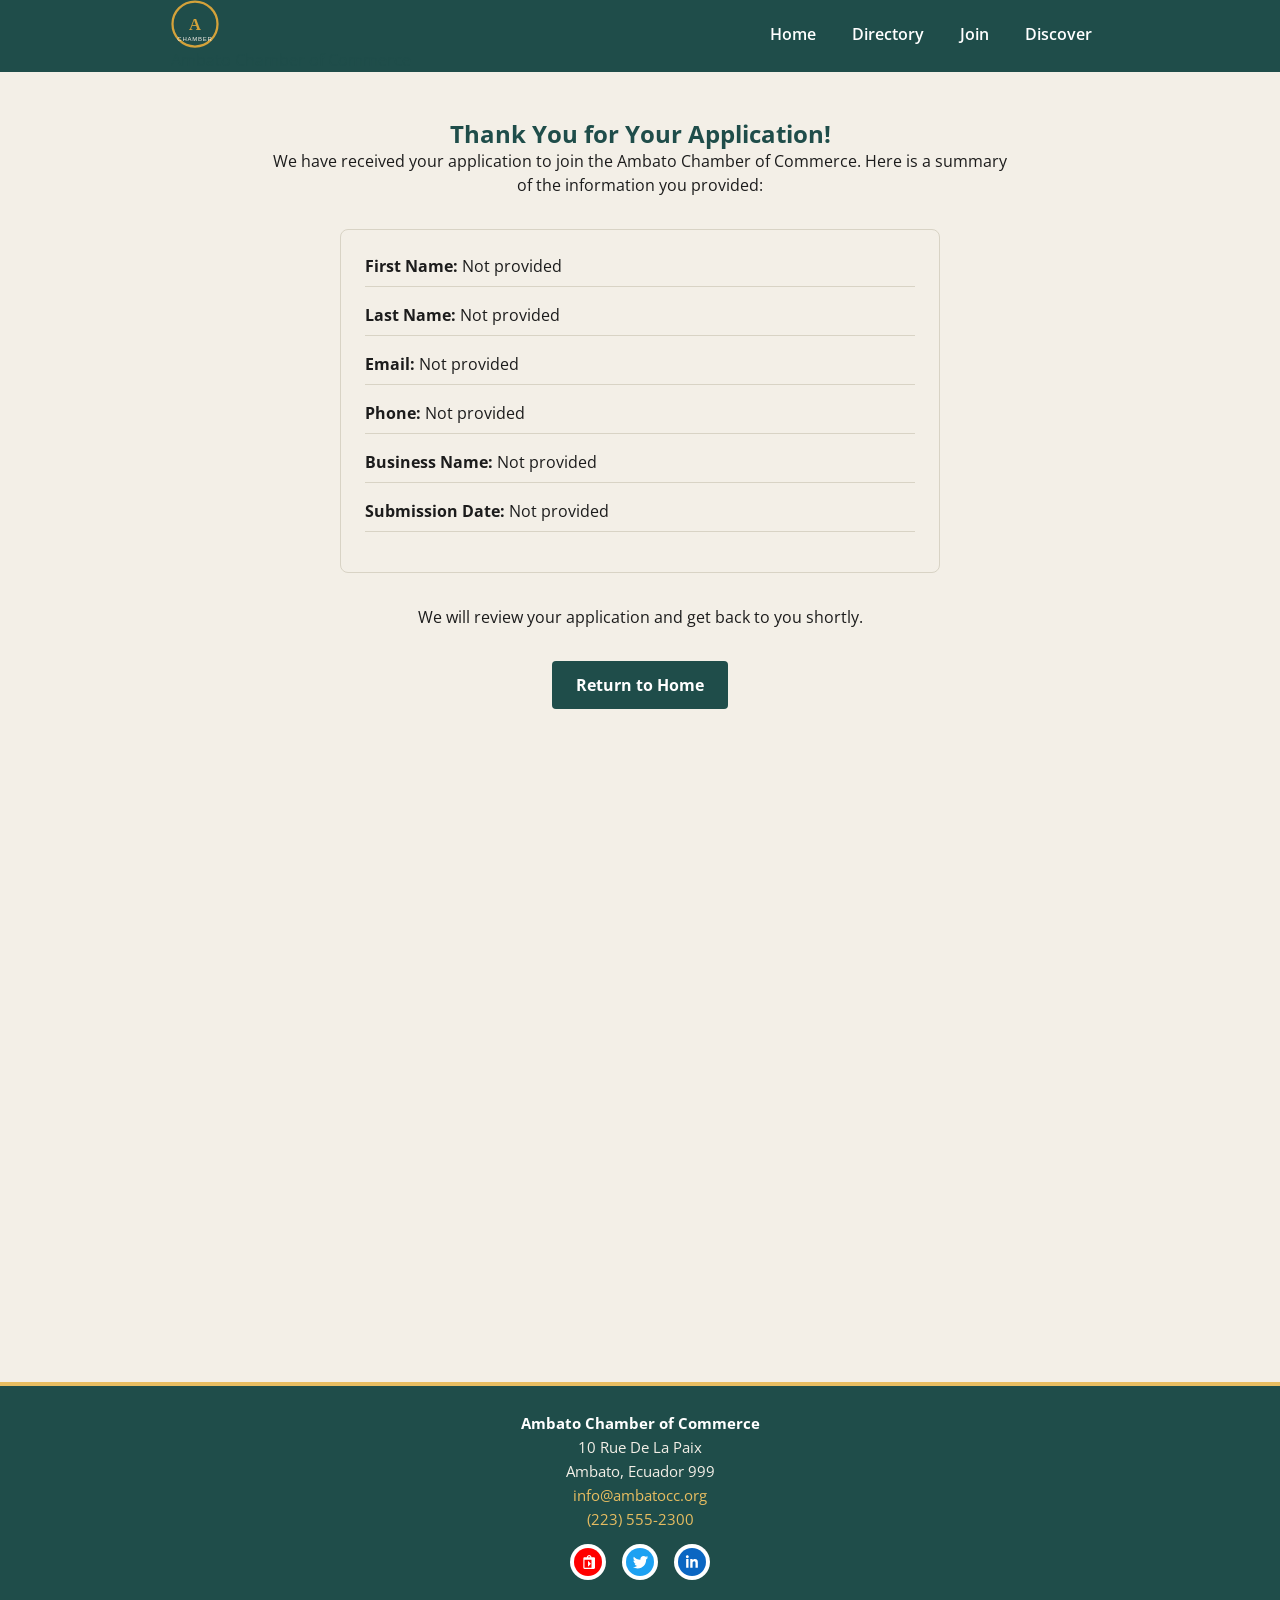
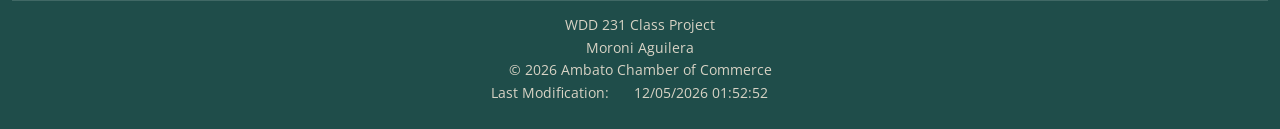
<file: chamber/thankyou.html>
<!DOCTYPE html>
<html lang="en">

<head>
    <meta charset="UTF-8">
    <title>Thank You | Thank you and Ambato Chamber of Commerce</title>
    <meta name="description"
        content="Thank you for your application to the Ambato Chamber of Commerce.">
    <meta name="author" content="Moroni Aguilera">
    <meta name="viewport" content="width=device-width, initial-scale=1.0">

    <link rel="icon" type="image/svg+xml" href="images/favicon.svg">
    <link rel="preconnect" href="https://fonts.googleapis.com">
    <link rel="preconnect" href="https://fonts.gstatic.com" crossorigin>
    <link href="https://fonts.googleapis.com/css2?family=Open+Sans:wght@400;600;700&display=swap" rel="stylesheet">
    <link rel="stylesheet" href="styles/reset.css">
    <link rel="stylesheet" href="styles/small.css" media="print" onload="this.media='all'">
    <link rel="stylesheet" href="styles/large.css" media="(min-width: 38rem)">
    <link rel="stylesheet" href="styles/join.css">

    <script src="scripts/date.js" defer></script>
    <script src="scripts/navigation.js" defer></script>
    <script src="scripts/thankyou.js" defer></script>
</head>

<body>
    <header role="banner">
        <div class="site-header">
            <a href="index.html" class="site-brand">
                <img src="images/logo.svg" alt="Ambato Chamber of Commerce logo" width="48" height="48">
                <span>Ambato Chamber of Commerce</span>
            </a>
            <button id="menu-btn" class="menu-btn" type="button" aria-label="Toggle navigation" aria-expanded="false"
                aria-controls="primary-nav">
                <span></span>
                <span></span>
                <span></span>
            </button>
            <nav id="primary-nav" aria-label="Main navigation" role="navigation">
                <ul>
                    <li><a href="index.html" class="nav-link">Home</a></li>
                    <li><a href="directory.html" class="nav-link">Directory</a></li>
                    <li><a href="join.html" class="nav-link">Join</a></li>
                    <li><a href="discover.html" class="nav-link">Discover</a></li>
                </ul>
            </nav>
        </div>
    </header>

    <main role="main" id="main-content">
        <section class="thankyou-section">
            <h1>Thank You for Your Application!</h1>
            <p>We have received your application to join the Ambato Chamber of Commerce. Here is a summary of the information you provided:</p>
            
            <div id="form-summary" class="summary-container">
                <div class="summary-item"><strong>First Name:</strong> <span id="display-firstName"></span></div>
                <div class="summary-item"><strong>Last Name:</strong> <span id="display-lastName"></span></div>
                <div class="summary-item"><strong>Email:</strong> <span id="display-email"></span></div>
                <div class="summary-item"><strong>Phone:</strong> <span id="display-phone"></span></div>
                <div class="summary-item"><strong>Business Name:</strong> <span id="display-orgName"></span></div>
                <div class="summary-item"><strong>Submission Date:</strong> <span id="display-timestamp"></span></div>
            </div>
            
            <p>We will review your application and get back to you shortly.</p>
            <a href="index.html" class="back-home">Return to Home</a>
        </section>
    </main>

    <footer role="contentinfo" aria-label="Footer information">
        <div class="footer-info">
            <p class="footer-org"><strong>Ambato Chamber of Commerce</strong></strong></p>
            <p>10 Rue De La Paix</p>
            <p>Ambato, Ecuador 999</p>
            <p><a href="mailto:info@ambatocc.org">info@ambatocc.org</a></p>
            <p><a href="tel:+2235552300">(223) 555-2300</a></p>
        </div>

        <div class="social-links">
            <a href="https://www.youtube.com/" target="_blank" rel="noopener noreferrer" aria-label="YouTube">
                <img src="images/youtube.svg" alt="YouTube" width="48" height="48" loading="lazy">
            </a>
            <a href="https://twitter.com/" target="_blank" rel="noopener noreferrer" aria-label="Twitter">
                <img src="images/twitter.svg" alt="Twitter" width="48" height="48" loading="lazy">
            </a>
            <a href="https://www.linkedin.com/" target="_blank" rel="noopener noreferrer" aria-label="LinkedIn">
                <img src="images/linkedin.svg" alt="LinkedIn" width="48" height="48" loading="lazy">
            </a>
        </div>

        <div class="footer-meta">
            <p>WDD 231 Class Project</p>
            <p>Moroni Aguilera</p>
            <p>&copy; <span id="currentyear" class="footer-year">0000</span> Ambato Chamber of Commerce</p>
            <p>Last Modification: <span id="lastModified" class="footer-last-modified">Loading...</span></p>
        </div>
    </footer>
</body>
</html>
</file>
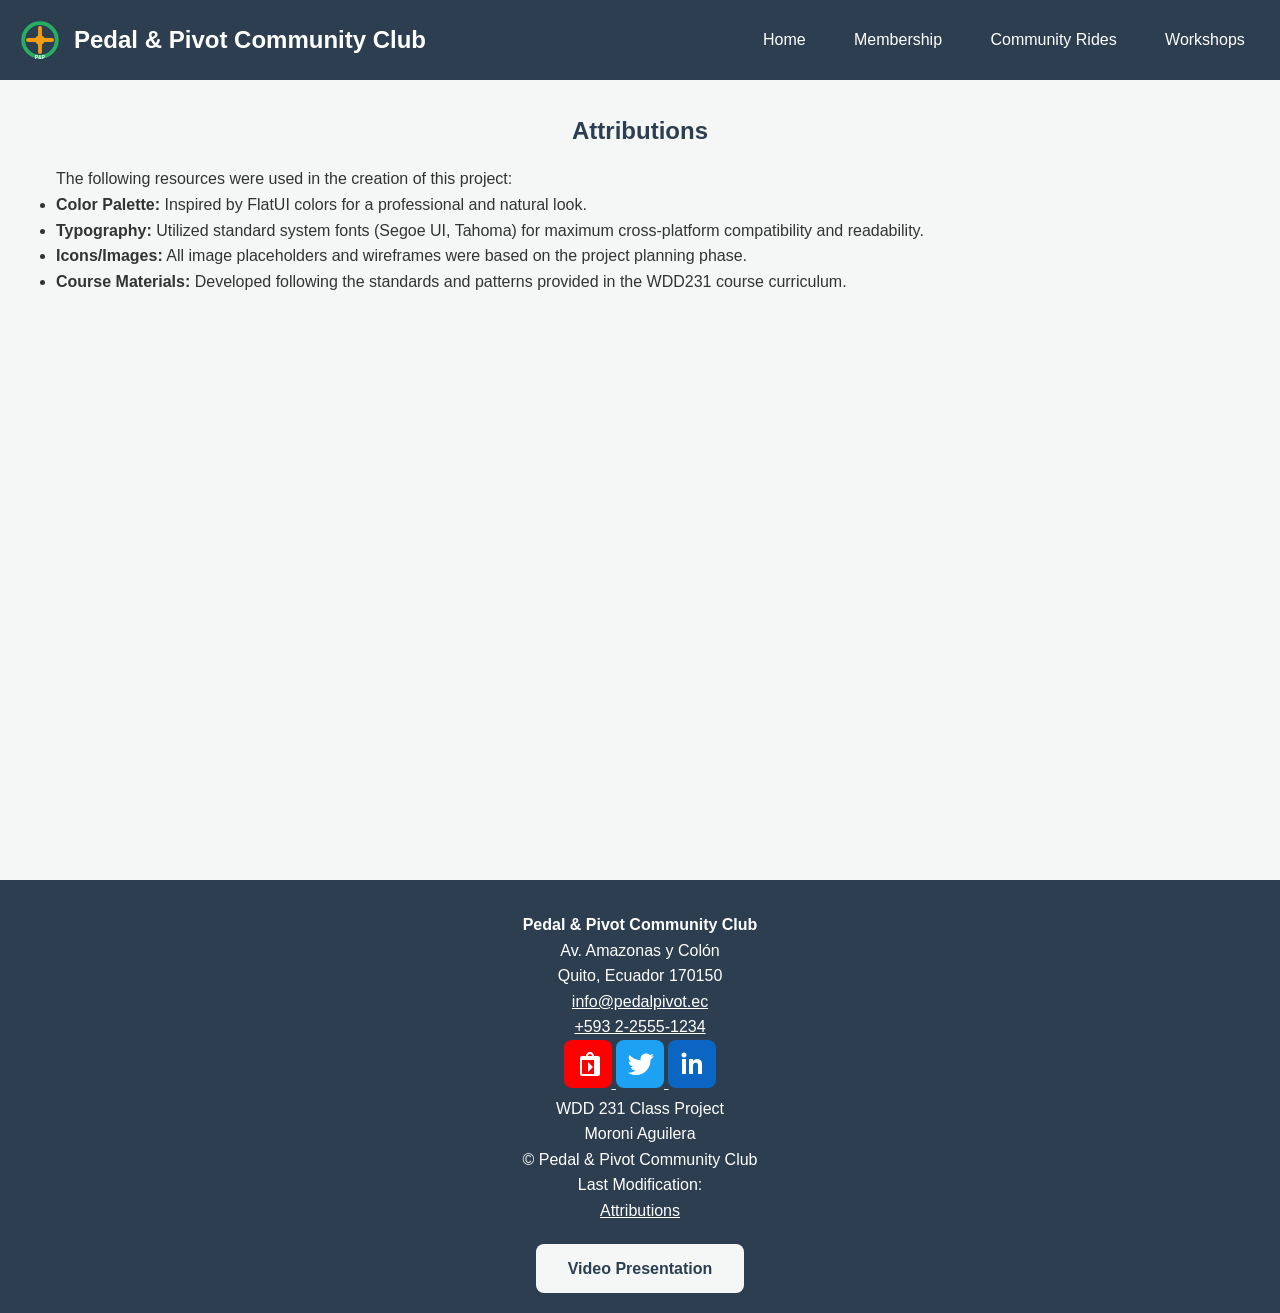
<file: finalproject/attributions.html>
<!DOCTYPE html>
<html lang="en">

<head>
    <meta charset="UTF-8">
    <title>Moroni Aguilera | Attributions - Pedal & Pivot Community Club</title>
    <meta name="description"
        content="Credits and attributions for the resources used in the Pedal & Pivot Community Club project.">
    <meta name="author" content="Moroni Aguilera">
    <meta name="viewport" content="width=device-width, initial-scale=1.0">

    <!-- Open Graph / Social Media -->
    <meta property="og:type" content="website">
    <meta property="og:title" content="Attributions | Pedal & Pivot Community Club">
    <meta property="og:description"
        content="Credits and attributions for the resources used in the Pedal & Pivot Community Club project.">
    <meta property="og:image" content="https://moroniag.github.io/wdd231/finalproject/images/logo.svg">
    <meta property="og:image:width" content="1200">
    <meta property="og:image:height" content="630">
    <meta property="og:url" content="https://moroniag.github.io/wdd231/finalproject/attributions.html">
    <meta property="og:site_name" content="Pedal & Pivot Community Club">

    <link rel="preconnect" href="https://fonts.googleapis.com">
    <link rel="preconnect" href="https://fonts.gstatic.com" crossorigin>
    <link rel="preload" as="style"
        href="https://fonts.googleapis.com/css2?family=Open+Sans:wght@400;600;700&display=swap">
    <link href="https://fonts.googleapis.com/css2?family=Open+Sans:wght@400;600;700&display=swap" rel="stylesheet">
    <noscript>
        <link href="https://fonts.googleapis.com/css2?family=Open+Sans:wght@400;600;700&display=swap" rel="stylesheet">
    </noscript>

    <link rel="icon" href="images/favicon.svg" type="image/svg+xml">
    <link rel="stylesheet" href="styles/reset.css">
    <link rel="stylesheet" href="styles/small.css">
    <link rel="stylesheet" href="styles/large.css" media="(min-width: 1024px)">

    <script src="scripts/navigation.js" defer></script>
</head>

<body>
    <header role="banner">
        <div class="site-header">
            <a href="index.html" class="site-brand">
                <img src="images/logo.svg" alt="Pedal & Pivot logo" width="48" height="48">
                <span>Pedal & Pivot Community Club</span>
            </a>
            <button id="hamburger" class="hamburger" aria-label="Toggle navigation" aria-expanded="false"
                aria-controls="nav-menu">
                <span></span>
                <span></span>
                <span></span>
            </button>
            <nav id="nav-menu" aria-label="Main navigation" role="navigation">
                <ul>
                    <li><a href="index.html">Home</a></li>
                    <li><a href="membership.html">Membership</a></li>
                    <li><a href="rides.html">Community Rides</a></li>
                    <li><a href="workshops.html">Workshops</a></li>
                </ul>
            </nav>
        </div>
    </header>

    <main>
        <section>
            <h1 class="section-title">Attributions</h1>
            <p>The following resources were used in the creation of this project:</p>
            <ul class="attributions-list">
                <li class="attribution-item">
                    <strong>Color Palette:</strong> Inspired by FlatUI colors for a professional and natural look.
                </li>
                <li class="attribution-item">
                    <strong>Typography:</strong> Utilized standard system fonts (Segoe UI, Tahoma) for maximum
                    cross-platform compatibility and readability.
                </li>
                <li class="attribution-item">
                    <strong>Icons/Images:</strong> All image placeholders and wireframes were based on the project
                    planning phase.
                </li>
                <li class="attribution-item">
                    <strong>Course Materials:</strong> Developed following the standards and patterns provided in the
                    WDD231 course curriculum.
                </li>
            </ul>
        </section>
    </main>

    <footer role="contentinfo" aria-label="Footer information">
        <div class="footer-info">
            <p class="footer-org"><strong>Pedal & Pivot Community Club</strong></p>
            <p>Av. Amazonas y Colón</p>
            <p>Quito, Ecuador 170150</p>
            <p><a href="mailto:info@pedalpivot.ec" class="footer-link">info@pedalpivot.ec</a></p>
            <p><a href="tel:+593225551234" class="footer-link">+593 2-2555-1234</a></p>
        </div>

        <div class="social-links">
            <a href="https://www.youtube.com/" target="_blank" rel="noopener noreferrer" aria-label="YouTube">
                <img src="images/youtube.svg" alt="YouTube" width="48" height="48" loading="lazy">
            </a>
            <a href="https://twitter.com/" target="_blank" rel="noopener noreferrer" aria-label="Twitter">
                <img src="images/twitter.svg" alt="Twitter" width="48" height="48" loading="lazy">
            </a>
            <a href="https://www.linkedin.com/" target="_blank" rel="noopener noreferrer" aria-label="LinkedIn">
                <img src="images/linkedin.svg" alt="LinkedIn" width="48" height="48" loading="lazy">
            </a>
        </div>

        <div class="footer-meta">
            <p>WDD 231 Class Project</p>
            <p>Moroni Aguilera</p>
            <p>&copy; <span id="currentyear"></span> Pedal & Pivot Community Club</p>
            <p>Last Modification: <span id="lastModified"></span></p>
            <p><a href="attributions.html" class="footer-link">Attributions</a></p>
        </div>
        <div class="youtube-video">
            <a href="https://youtu.be/x_sXbGU6oU8" target="_blank" rel="noopener noreferrer" aria-label="YouTube">Video
                Presentation</a>
        </div>
    </footer>

</body>

</html>
</file>
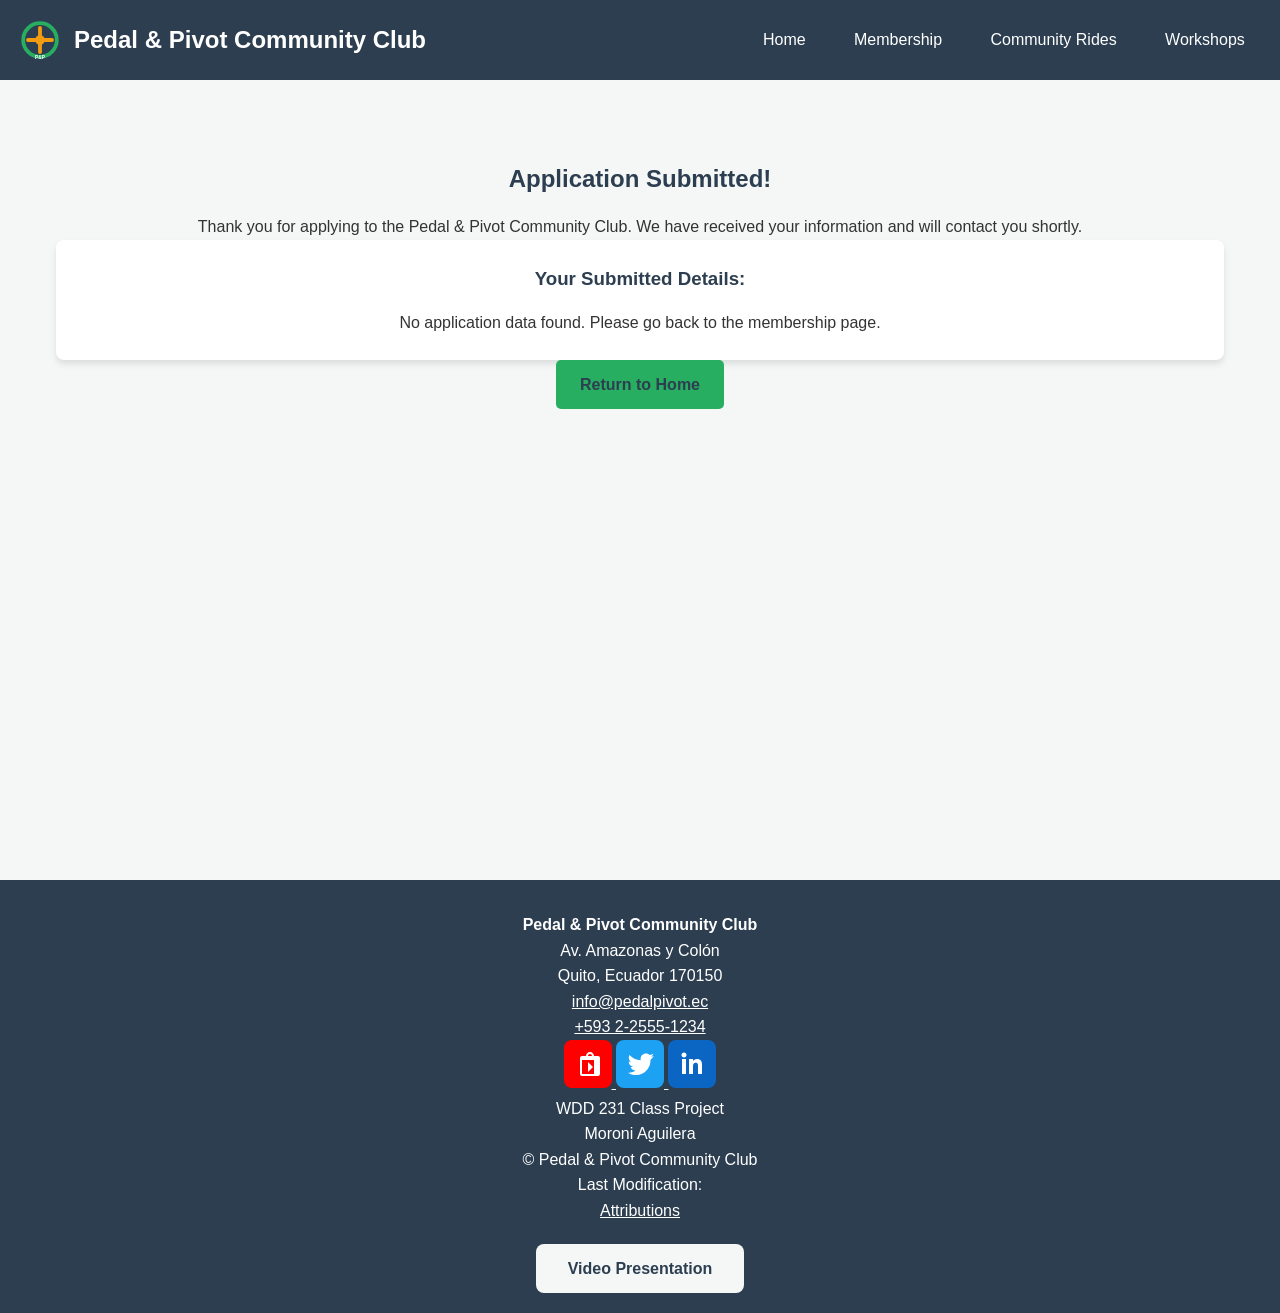
<file: finalproject/form-action.html>
<!DOCTYPE html>
<html lang="en">

<head>
    <meta charset="UTF-8">
    <title>Moroni Aguilera | Application Received - Pedal & Pivot</title>
    <meta name="description"
        content="Thank you for applying to the Pedal & Pivot Community Club. Your application has been received.">
    <meta name="author" content="Moroni Aguilera">
    <meta name="viewport" content="width=device-width, initial-scale=1.0">

    <!-- Open Graph / Social Media -->
    <meta property="og:type" content="website">
    <meta property="og:title" content="Application Received | Pedal & Pivot Community Club">
    <meta property="og:description" content="Thank you for applying to join our cycling community.">
    <meta property="og:image" content="https://moroniag.github.io/wdd231/finalproject/images/logo.svg">
    <meta property="og:image:width" content="1200">
    <meta property="og:image:height" content="630">
    <meta property="og:url" content="https://moroniag.github.io/wdd231/finalproject/form-action.html">
    <meta property="og:site_name" content="Pedal & Pivot Community Club">

    <link rel="preconnect" href="https://fonts.googleapis.com">
    <link rel="preconnect" href="https://fonts.gstatic.com" crossorigin>
    <link rel="preload" as="style"
        href="https://fonts.googleapis.com/css2?family=Open+Sans:wght@400;600;700&display=swap">
    <link href="https://fonts.googleapis.com/css2?family=Open+Sans:wght@400;600;700&display=swap" rel="stylesheet">
    <noscript>
        <link href="https://fonts.googleapis.com/css2?family=Open+Sans:wght@400;600;700&display=swap" rel="stylesheet">
    </noscript>

    <link rel="icon" href="images/favicon.svg" type="image/svg+xml">
    <link rel="stylesheet" href="styles/reset.css">
    <link rel="stylesheet" href="styles/small.css">
    <link rel="stylesheet" href="styles/large.css" media="(min-width: 1024px)">

    <script src="scripts/navigation.js" defer></script>
    <script src="scripts/form-action.js" defer></script>

</head>

<body>
    <header role="banner">
        <div class="site-header">
            <a href="index.html" class="site-brand">
                <img src="images/logo.svg" alt="Pedal & Pivot logo" width="48" height="48">
                <span>Pedal & Pivot Community Club</span>
            </a>
            <button id="hamburger" class="hamburger" aria-label="Toggle navigation" aria-expanded="false"
                aria-controls="nav-menu">
                <span></span>
                <span></span>
                <span></span>
            </button>
            <nav id="nav-menu" aria-label="Main navigation" role="navigation">
                <ul>
                    <li><a href="index.html">Home</a></li>
                    <li><a href="membership.html">Membership</a></li>
                    <li><a href="rides.html">Community Rides</a></li>
                    <li><a href="workshops.html">Workshops</a></li>
                </ul>
            </nav>
        </div>
    </header>

    <main>
        <section class="form-action-section">
            <h1 class="success-title">Application Submitted!</h1>
            <p>Thank you for applying to the Pedal & Pivot Community Club. We have received your information and will
                contact you shortly.</p>

            <div id="formData" class="card form-card">
                <h3>Your Submitted Details:</h3>
                <div id="details-content">
                    <!-- Loaded via JS -->
                </div>
            </div>

            <div class="form-action-footer">
                <a href="index.html" class="btn">Return to Home</a>
            </div>
        </section>
    </main>

    <footer role="contentinfo" aria-label="Footer information">
        <div class="footer-info">
            <p class="footer-org"><strong>Pedal & Pivot Community Club</strong></p>
            <p>Av. Amazonas y Colón</p>
            <p>Quito, Ecuador 170150</p>
            <p><a href="mailto:info@pedalpivot.ec" class="footer-link">info@pedalpivot.ec</a></p>
            <p><a href="tel:+593225551234" class="footer-link">+593 2-2555-1234</a></p>
        </div>

        <div class="social-links">
            <a href="https://www.youtube.com/" target="_blank" rel="noopener noreferrer" aria-label="YouTube">
                <img src="images/youtube.svg" alt="YouTube" width="48" height="48" loading="lazy">
            </a>
            <a href="https://twitter.com/" target="_blank" rel="noopener noreferrer" aria-label="Twitter">
                <img src="images/twitter.svg" alt="Twitter" width="48" height="48" loading="lazy">
            </a>
            <a href="https://www.linkedin.com/" target="_blank" rel="noopener noreferrer" aria-label="LinkedIn">
                <img src="images/linkedin.svg" alt="LinkedIn" width="48" height="48" loading="lazy">
            </a>
        </div>

        <div class="footer-meta">
            <p>WDD 231 Class Project</p>
            <p>Moroni Aguilera</p>
            <p>&copy; <span id="currentyear"></span> Pedal & Pivot Community Club</p>
            <p>Last Modification: <span id="lastModified"></span></p>
            <p><a href="attributions.html" class="footer-link">Attributions</a></p>
        </div>
        <div class="youtube-video">
            <a href="https://youtu.be/x_sXbGU6oU8" target="_blank" rel="noopener noreferrer" aria-label="YouTube">Video
                Presentation</a>
        </div>
    </footer>

</body>

</html>
</file>
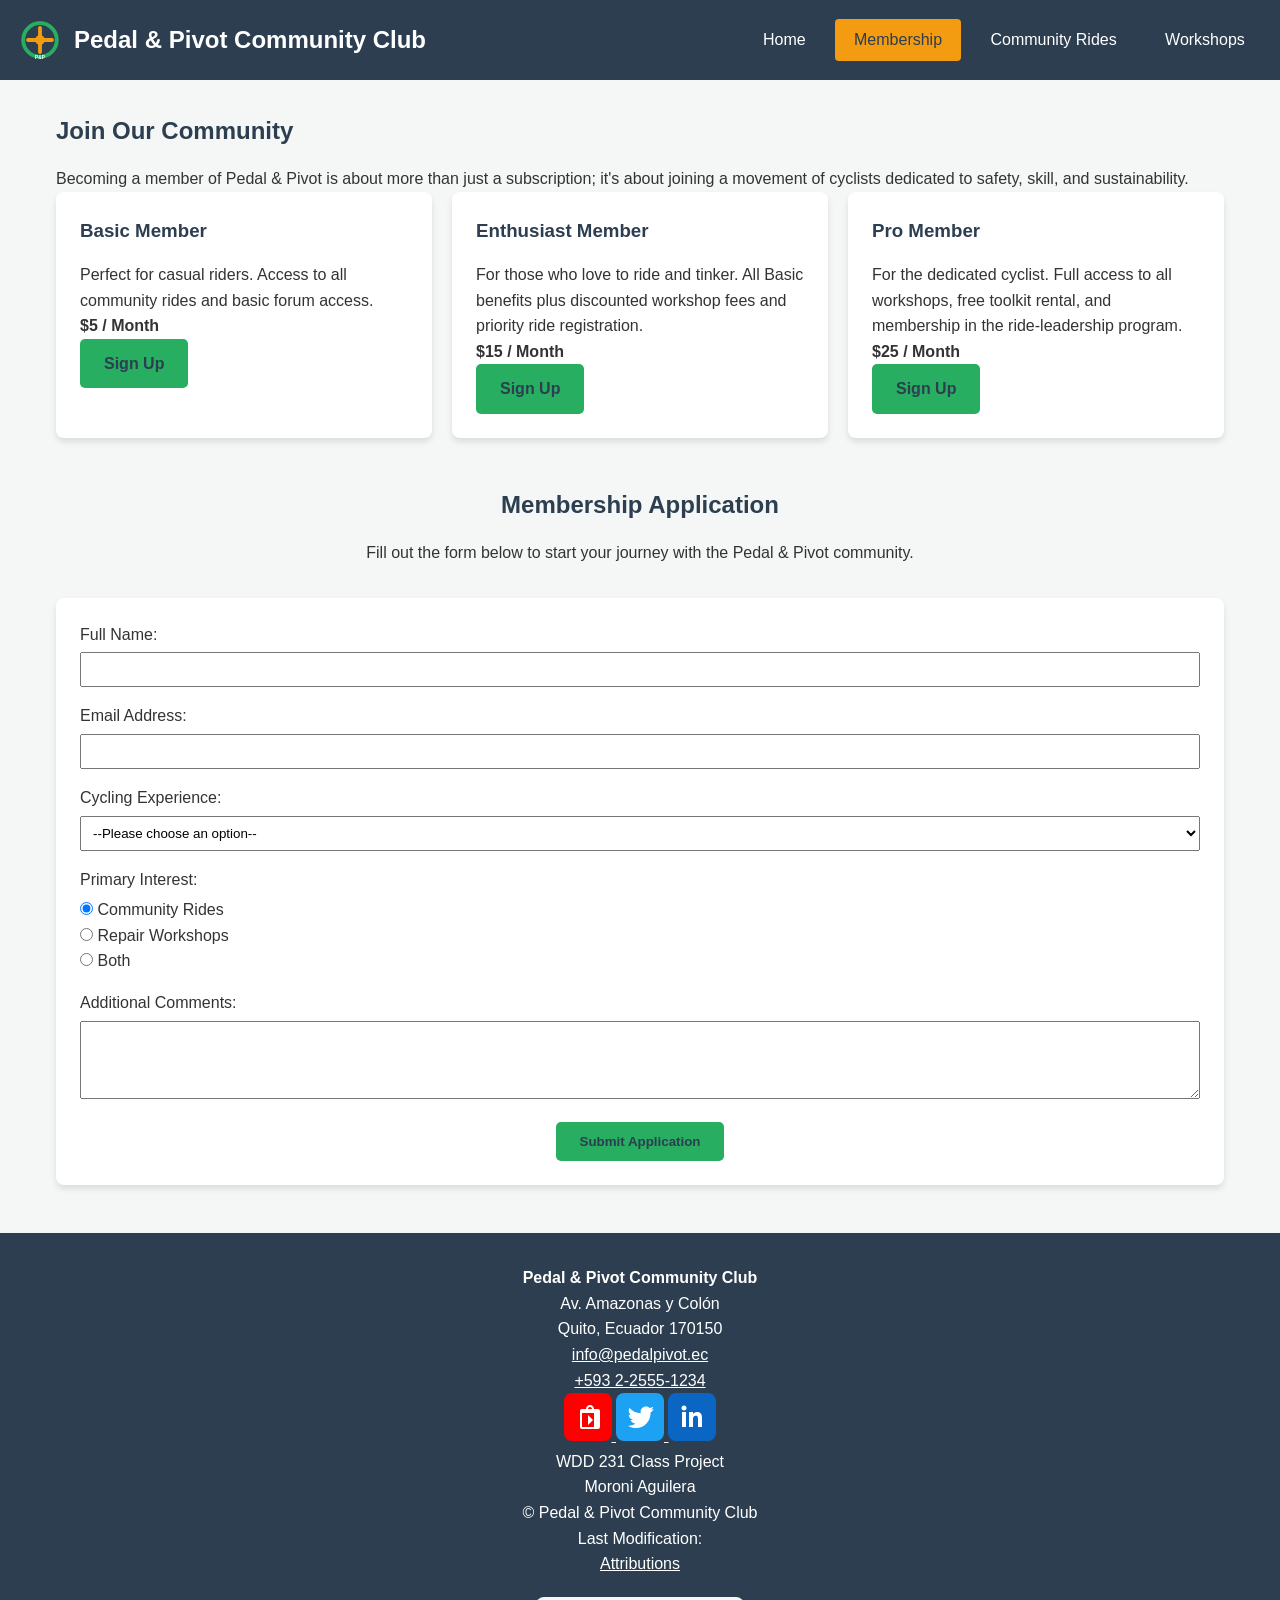
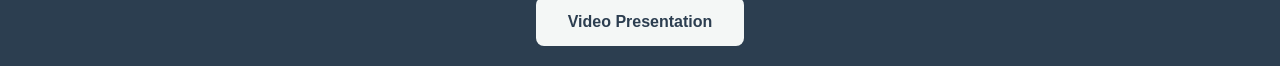
<file: finalproject/membership.html>
<!DOCTYPE html>
<html lang="en">

<head>
    <meta charset="UTF-8">
    <title>Moroni Aguilera | Membership - Pedal & Pivot Community Club</title>
    <meta name="description"
        content="Join the Pedal & Pivot Community Club to access guided rides, repair workshops, and a supportive cycling community in Ambato.">
    <meta name="author" content="Moroni Aguilera">
    <meta name="viewport" content="width=device-width, initial-scale=1.0">

    <!-- Open Graph / Social Media -->
    <meta property="og:type" content="website">
    <meta property="og:title" content="Membership | Pedal & Pivot Community Club">
    <meta property="og:description" content="Become a member of our cycling community and start your journey with us.">
    <meta property="og:image" content="https://moroniag.github.io/wdd231/finalproject/images/logo.svg">
    <meta property="og:image:width" content="1200">
    <meta property="og:image:height" content="630">
    <meta property="og:url" content="https://moroniag.github.io/wdd231/finalproject/membership.html">
    <meta property="og:site_name" content="Pedal & Pivot Community Club">

    <link rel="preconnect" href="https://fonts.googleapis.com">
    <link rel="preconnect" href="https://fonts.gstatic.com" crossorigin>
    <link rel="preload" as="style"
        href="https://fonts.googleapis.com/css2?family=Open+Sans:wght@400;600;700&display=swap">
    <link href="https://fonts.googleapis.com/css2?family=Open+Sans:wght@400;600;700&display=swap" rel="stylesheet">
    <noscript>
        <link href="https://fonts.googleapis.com/css2?family=Open+Sans:wght@400;600;700&display=swap" rel="stylesheet">
    </noscript>

    <link rel="icon" href="images/favicon.svg" type="image/svg+xml">
    <link rel="stylesheet" href="styles/reset.css">
    <link rel="stylesheet" href="styles/small.css">
    <link rel="stylesheet" href="styles/large.css" media="(min-width: 1024px)">

    <script src="scripts/navigation.js" defer></script>
</head>

<body>
    <header role="banner">
        <div class="site-header">
            <a href="index.html" class="site-brand">
                <img src="images/logo.svg" alt="Pedal & Pivot logo" width="48" height="48">
                <span>Pedal & Pivot Community Club</span>
            </a>
            <button id="hamburger" class="hamburger" aria-label="Toggle navigation" aria-expanded="false"
                aria-controls="nav-menu">
                <span></span>
                <span></span>
                <span></span>
            </button>
            <nav id="nav-menu" aria-label="Main navigation" role="navigation">
                <ul>
                    <li><a href="index.html">Home</a></li>
                    <li><a href="membership.html" class="active">Membership</a></li>
                    <li><a href="rides.html">Community Rides</a></li>
                    <li><a href="workshops.html">Workshops</a></li>
                </ul>
            </nav>
        </div>
    </header>

    <main>
        <section>
            <h1>Join Our Community</h1>
            <p>Becoming a member of Pedal & Pivot is about more than just a subscription; it's about joining a movement
                of cyclists dedicated to safety, skill, and sustainability.</p>
        </section>

        <section class="flex-container">
            <div class="card">
                <h3>Basic Member</h3>
                <p>Perfect for casual riders. Access to all community rides and basic forum access.</p>
                <p><strong>$5 / Month</strong></p>
                <a href="#membershipForm" class="btn">Sign Up</a>
            </div>
            <div class="card">
                <h3>Enthusiast Member</h3>
                <p>For those who love to ride and tinker. All Basic benefits plus discounted workshop fees and priority
                    ride registration.</p>
                <p><strong>$15 / Month</strong></p>
                <a href="#membershipForm" class="btn">Sign Up</a>
            </div>
            <div class="card">
                <h3>Pro Member</h3>
                <p>For the dedicated cyclist. Full access to all workshops, free toolkit rental, and membership in the
                    ride-leadership program.</p>
                <p><strong>$25 / Month</strong></p>
                <a href="#membershipForm" class="btn">Sign Up</a>
            </div>
        </section>

        <section class="membership-application">
            <h2 class="section-title">Membership Application</h2>
            <p class="section-subtitle">Fill out the form below to start your journey with the Pedal & Pivot community.
            </p>

            <div class="card form-card">
                <form id="membershipForm" action="form-action.html" method="GET">
                    <div class="form-group">
                        <label for="fullName">Full Name:</label><br>
                        <input type="text" id="fullName" name="fullName" autocomplete="name" required
                            class="form-input">
                    </div>
                    <div class="form-group">
                        <label for="email">Email Address:</label><br>
                        <input type="email" id="email" name="email" autocomplete="email" required class="form-input">
                    </div>
                    <div class="form-group">
                        <label for="experience">Cycling Experience:</label><br>
                        <select id="experience" name="experience" required class="form-input">
                            <option value="">--Please choose an option--</option>
                            <option value="beginner">Beginner (Just starting)</option>
                            <option value="intermediate">Intermediate (Comfortable in city)</option>
                            <option value="advanced">Advanced (Experienced/Pro)</option>
                        </select>
                    </div>
                    <div class="form-group">
                        <label for="interest">Primary Interest:</label><br>
                        <div class="radio-group">
                            <input type="radio" id="interestRides" name="interest" value="rides" checked>
                            <label for="interestRides">Community Rides</label><br>
                            <input type="radio" id="interestWorkshops" name="interest" value="workshops">
                            <label for="interestWorkshops">Repair Workshops</label><br>
                            <input type="radio" id="interestBoth" name="interest" value="both">
                            <label for="interestBoth">Both</label>
                        </div>
                    </div>
                    <div class="form-group">
                        <label for="comments">Additional Comments:</label><br>
                        <textarea id="comments" name="comments" rows="4" class="form-input"></textarea>
                    </div>
                    <div class="form-submit">
                        <button type="submit" class="btn">Submit Application</button>
                    </div>
                </form>
            </div>
        </section>
    </main>

    <footer role="contentinfo" aria-label="Footer information">
        <div class="footer-info">
            <p class="footer-org"><strong>Pedal & Pivot Community Club</strong></p>
            <p>Av. Amazonas y Colón</p>
            <p>Quito, Ecuador 170150</p>
            <p><a href="mailto:info@pedalpivot.ec" class="footer-link">info@pedalpivot.ec</a></p>
            <p><a href="tel:+593225551234" class="footer-link">+593 2-2555-1234</a></p>
        </div>

        <div class="social-links">
            <a href="https://www.youtube.com/" target="_blank" rel="noopener noreferrer" aria-label="YouTube">
                <img src="images/youtube.svg" alt="YouTube" width="48" height="48" loading="lazy">
            </a>
            <a href="https://twitter.com/" target="_blank" rel="noopener noreferrer" aria-label="Twitter">
                <img src="images/twitter.svg" alt="Twitter" width="48" height="48" loading="lazy">
            </a>
            <a href="https://www.linkedin.com/" target="_blank" rel="noopener noreferrer" aria-label="LinkedIn">
                <img src="images/linkedin.svg" alt="LinkedIn" width="48" height="48" loading="lazy">
            </a>
        </div>

        <div class="footer-meta">
            <p>WDD 231 Class Project</p>
            <p>Moroni Aguilera</p>
            <p>&copy; <span id="currentyear"></span> Pedal & Pivot Community Club</p>
            <p>Last Modification: <span id="lastModified"></span></p>
            <p><a href="attributions.html" class="footer-link">Attributions</a></p>
        </div>
        <div class="youtube-video">
            <a href="https://youtu.be/x_sXbGU6oU8" target="_blank" rel="noopener noreferrer" aria-label="YouTube">Video
                Presentation</a>
        </div>
    </footer>
</body>

</html>
</file>
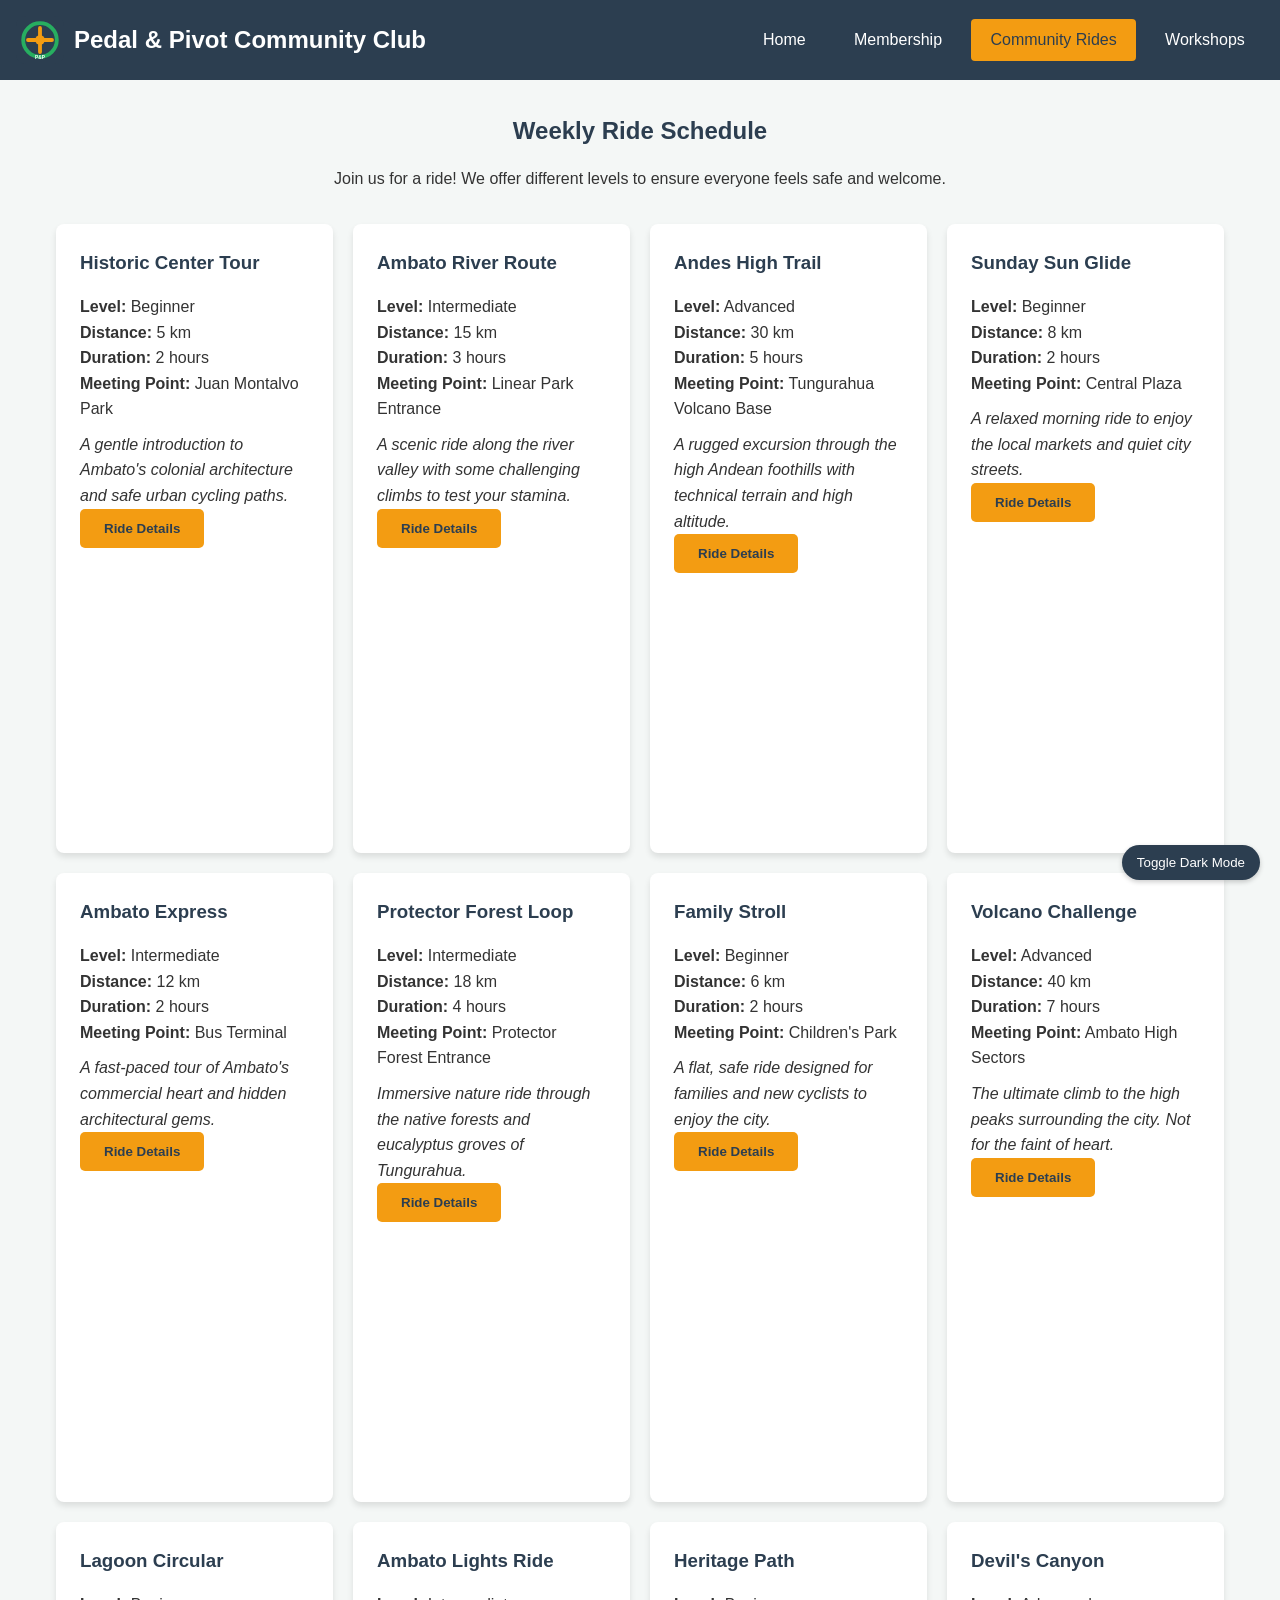
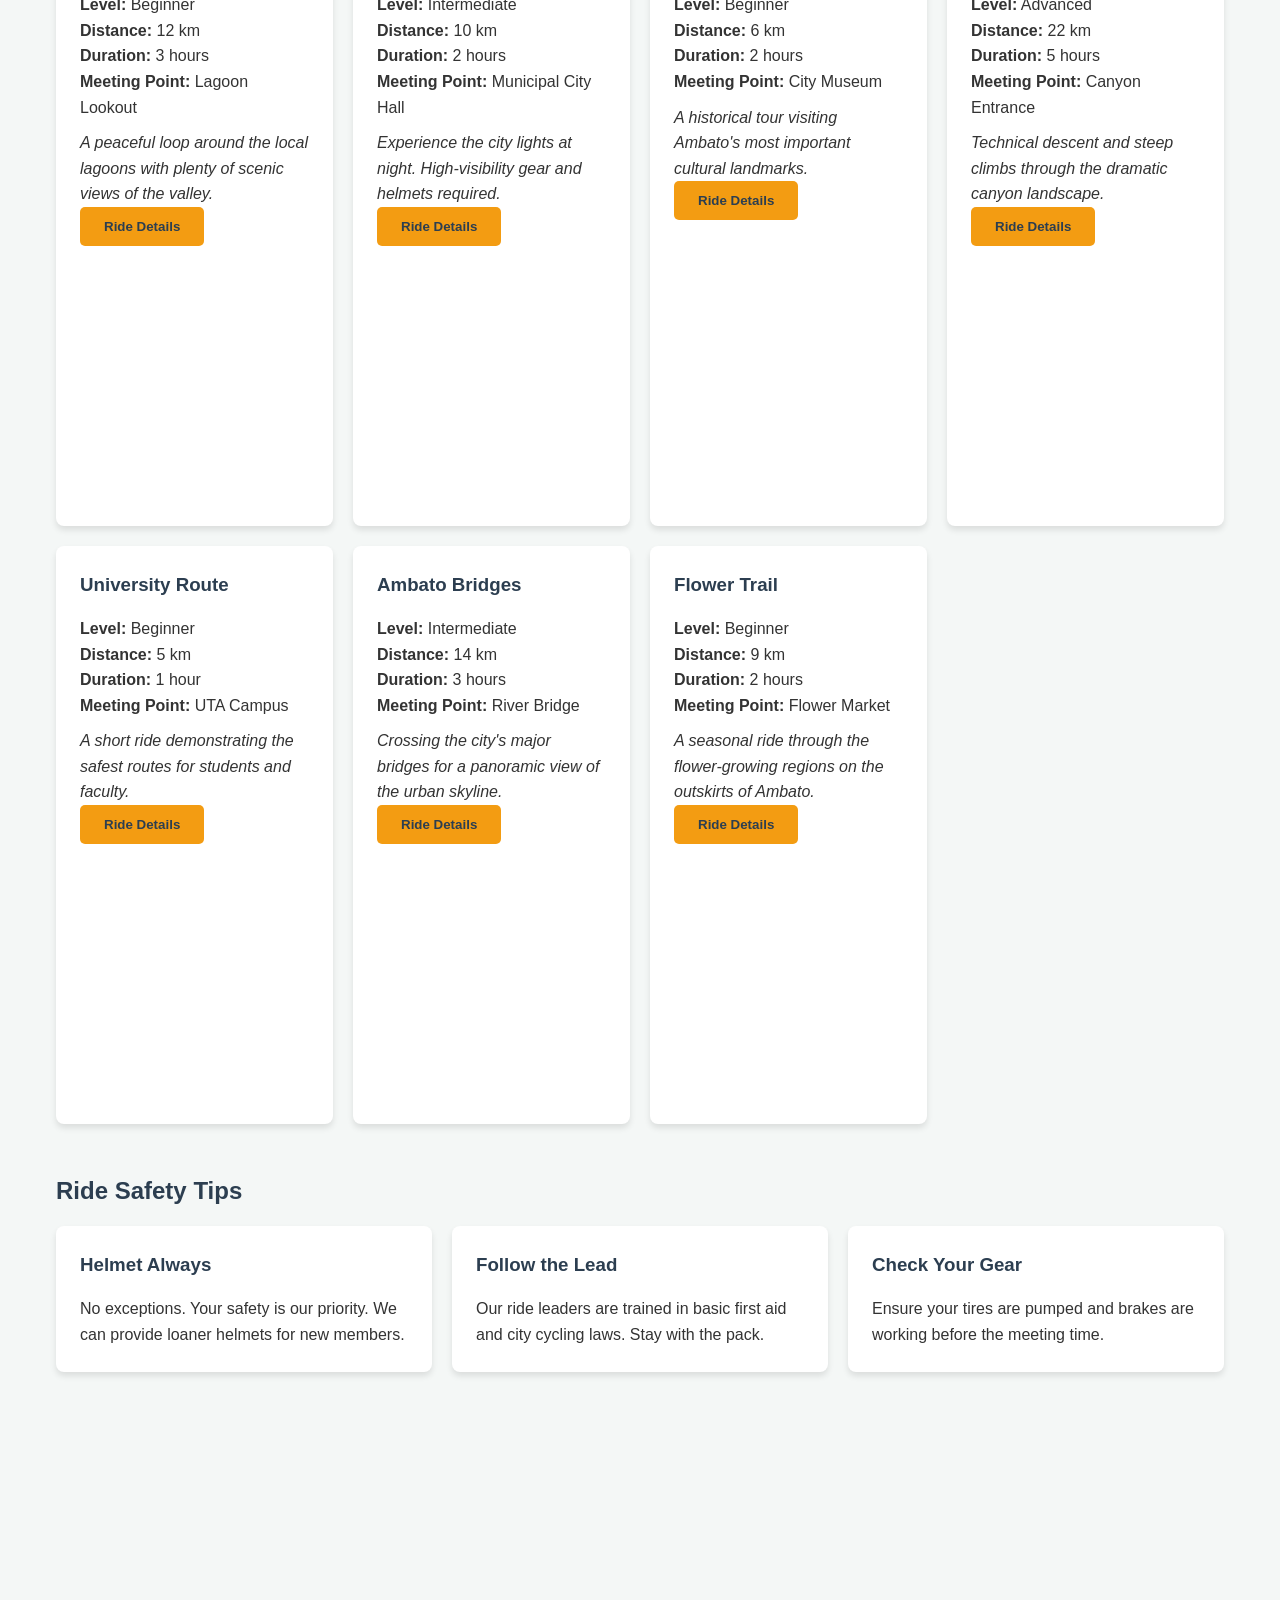
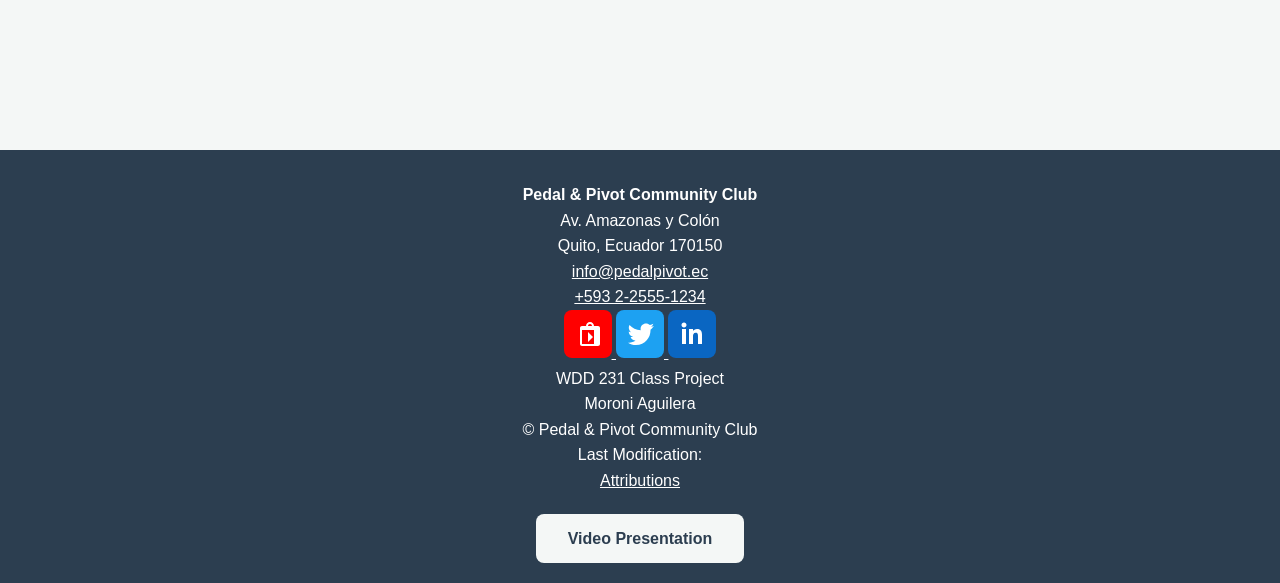
<file: finalproject/rides.html>
<!DOCTYPE html>
<html lang="en">

<head>
    <meta charset="UTF-8">
    <title>Moroni Aguilera | Community Rides - Pedal & Pivot Community Club</title>
    <meta name="description"
        content="Explore our weekly ride schedule, from beginner city tours to advanced Andean mountain trails in Ambato.">
    <meta name="author" content="Moroni Aguilera">
    <meta name="viewport" content="width=device-width, initial-scale=1.0">

    <!-- Open Graph / Social Media -->
    <meta property="og:type" content="website">
    <meta property="og:title" content="Community Rides | Pedal & Pivot Community Club">
    <meta property="og:description"
        content="Check out our guided ride schedules and safety tips for cycling in Ambato.">
    <meta property="og:image" content="https://moroniag.github.io/wdd231/finalproject/images/logo.svg">
    <meta property="og:image:width" content="1200">
    <meta property="og:image:height" content="630">
    <meta property="og:url" content="https://moroniag.github.io/wdd231/finalproject/rides.html">
    <meta property="og:site_name" content="Pedal & Pivot Community Club">

    <link rel="preconnect" href="https://fonts.googleapis.com">
    <link rel="preconnect" href="https://fonts.gstatic.com" crossorigin>
    <link rel="preload" as="style"
        href="https://fonts.googleapis.com/css2?family=Open+Sans:wght@400;600;700&display=swap">
    <link href="https://fonts.googleapis.com/css2?family=Open+Sans:wght@400;600;700&display=swap" rel="stylesheet">
    <noscript>
        <link href="https://fonts.googleapis.com/css2?family=Open+Sans:wght@400;600;700&display=swap" rel="stylesheet">
    </noscript>

    <link rel="icon" href="images/favicon.svg" type="image/svg+xml">
    <link rel="stylesheet" href="styles/reset.css">
    <link rel="stylesheet" href="styles/small.css">
    <link rel="stylesheet" href="styles/large.css" media="(min-width: 1024px)">

    <script src="scripts/navigation.js" defer></script>
    <script type="module" src="scripts/rides.js" defer></script>
    <script src="scripts/ui.js" defer></script>
</head>

<body>
    <header role="banner">
        <div class="site-header">
            <a href="index.html" class="site-brand">
                <img src="images/logo.svg" alt="Pedal & Pivot logo" width="48" height="48">
                <span>Pedal & Pivot Community Club</span>
            </a>
            <button id="hamburger" class="hamburger" aria-label="Toggle navigation" aria-expanded="false"
                aria-controls="nav-menu">
                <span></span>
                <span></span>
                <span></span>
            </button>
            <nav id="nav-menu" aria-label="Main navigation" role="navigation">
                <ul>
                    <li><a href="index.html">Home</a></li>
                    <li><a href="membership.html">Membership</a></li>
                    <li><a href="rides.html" class="active">Community Rides</a></li>
                    <li><a href="workshops.html">Workshops</a></li>
                </ul>
            </nav>
        </div>
    </header>

    <main>
        <section>
            <h1 class="section-title">Weekly Ride Schedule</h1>
            <p class="section-subtitle">Join us for a ride! We offer different levels to ensure everyone feels safe and
                welcome.</p>

            <div id="rides-container" class="flex-container rides-container">
                <!-- Dynamic rides will be loaded here -->
            </div>
        </section>

        <section class="membership-application">
            <h2>Ride Safety Tips</h2>
            <div class="flex-container">
                <div class="card">
                    <h3>Helmet Always</h3>
                    <p>No exceptions. Your safety is our priority. We can provide loaner helmets for new members.</p>
                </div>
                <div class="card">
                    <h3>Follow the Lead</h3>
                    <p>Our ride leaders are trained in basic first aid and city cycling laws. Stay with the pack.</p>
                </div>
                <div class="card">
                    <h3>Check Your Gear</h3>
                    <p>Ensure your tires are pumped and brakes are working before the meeting time.</p>
                </div>
            </div>
        </section>
    </main>

    <!-- Modal Dialog -->
    <div id="ride-modal" class="modal" role="dialog" aria-modal="true" aria-labelledby="modal-title"
        aria-describedby="modal-desc" hidden>
        <div class="modal-content">
            <button id="close-modal" class="close-modal" type="button" aria-label="Close ride details">&times;</button>
            <h2 id="modal-title">Ride Details</h2>
            <p id="modal-desc"></p>
        </div>
    </div>

    <button id="theme-toggle" class="theme-toggle">Toggle Dark Mode</button>

    <footer role="contentinfo" aria-label="Footer information">
        <div class="footer-info">
            <p class="footer-org"><strong>Pedal & Pivot Community Club</strong></p>
            <p>Av. Amazonas y Colón</p>
            <p>Quito, Ecuador 170150</p>
            <p><a href="mailto:info@pedalpivot.ec" class="footer-link">info@pedalpivot.ec</a></p>
            <p><a href="tel:+593225551234" class="footer-link">+593 2-2555-1234</a></p>
        </div>

        <div class="social-links">
            <a href="https://www.youtube.com/" target="_blank" rel="noopener noreferrer" aria-label="YouTube">
                <img src="images/youtube.svg" alt="YouTube" width="48" height="48" loading="lazy">
            </a>
            <a href="https://twitter.com/" target="_blank" rel="noopener noreferrer" aria-label="Twitter">
                <img src="images/twitter.svg" alt="Twitter" width="48" height="48" loading="lazy">
            </a>
            <a href="https://www.linkedin.com/" target="_blank" rel="noopener noreferrer" aria-label="LinkedIn">
                <img src="images/linkedin.svg" alt="LinkedIn" width="48" height="48" loading="lazy">
            </a>
        </div>

        <div class="footer-meta">
            <p>WDD 231 Class Project</p>
            <p>Moroni Aguilera</p>
            <p>&copy; <span id="currentyear"></span> Pedal & Pivot Community Club</p>
            <p>Last Modification: <span id="lastModified"></span></p>
            <p><a href="attributions.html" class="footer-link">Attributions</a></p>
        </div>
        <div class="youtube-video">
            <a href="https://youtu.be/x_sXbGU6oU8" target="_blank" rel="noopener noreferrer" aria-label="YouTube">Video
                Presentation</a>
        </div>
    </footer>

</body>

</html>
</file>
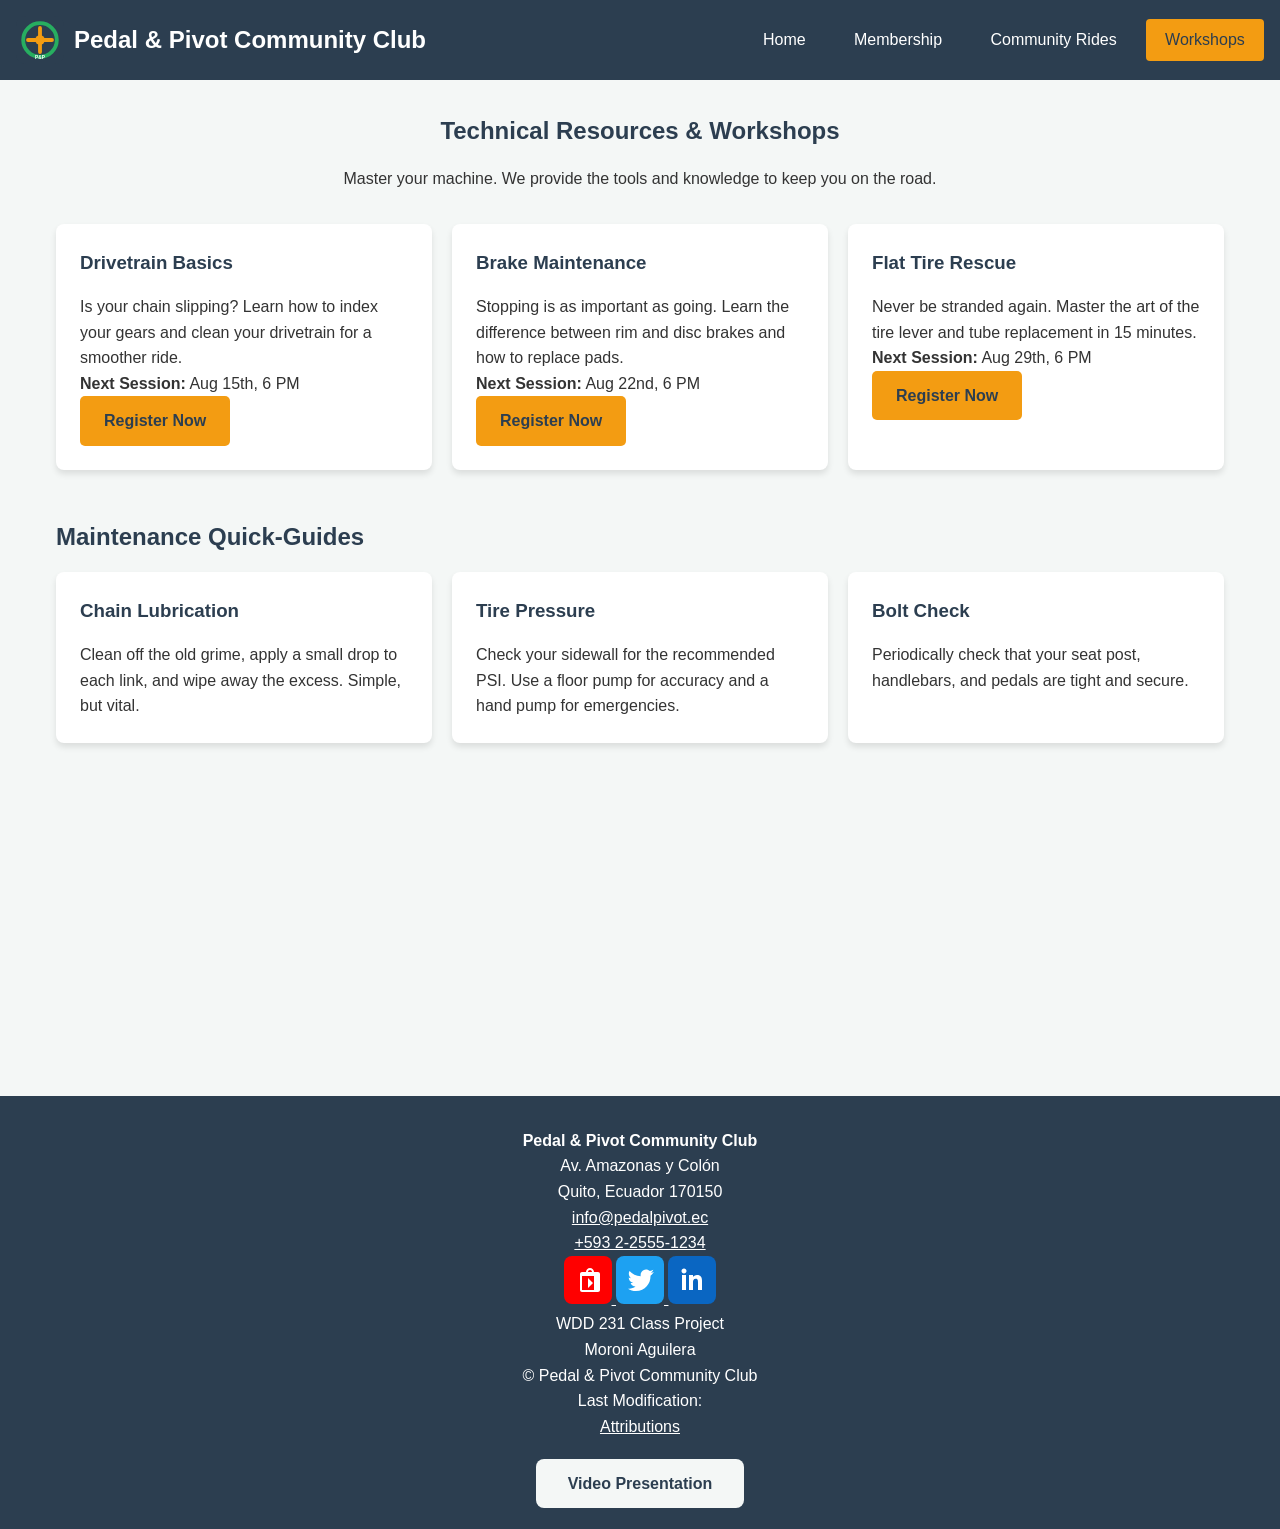
<file: finalproject/workshops.html>
<!DOCTYPE html>
<html lang="en">

<head>
    <meta charset="UTF-8">
    <title>Moroni Aguilera | Workshops & Resources - Pedal & Pivot Community Club</title>
    <meta name="description"
        content="Master your bicycle with our technical repair workshops and maintenance guides provided by the Pedal & Pivot Community Club.">
    <meta name="author" content="Moroni Aguilera">
    <meta name="viewport" content="width=device-width, initial-scale=1.0">

    <!-- Open Graph / Social Media -->
    <meta property="og:type" content="website">
    <meta property="og:title" content="Workshops & Resources | Pedal & Pivot Community Club">
    <meta property="og:description"
        content="Learn drivetrain basics, brake maintenance, and more at our community workshops.">
    <meta property="og:image" content="https://moroniag.github.io/wdd231/finalproject/images/logo.svg">
    <meta property="og:image:width" content="1200">
    <meta property="og:image:height" content="630">
    <meta property="og:url" content="https://moroniag.github.io/wdd231/finalproject/workshops.html">
    <meta property="og:site_name" content="Pedal & Pivot Community Club">

    <link rel="preconnect" href="https://fonts.googleapis.com">
    <link rel="preconnect" href="https://fonts.gstatic.com" crossorigin>
    <link rel="preload" as="style"
        href="https://fonts.googleapis.com/css2?family=Open+Sans:wght@400;600;700&display=swap">
    <link href="https://fonts.googleapis.com/css2?family=Open+Sans:wght@400;600;700&display=swap" rel="stylesheet">
    <noscript>
        <link href="https://fonts.googleapis.com/css2?family=Open+Sans:wght@400;600;700&display=swap" rel="stylesheet">
    </noscript>

    <link rel="icon" href="images/favicon.svg" type="image/svg+xml">
    <link rel="stylesheet" href="styles/reset.css">
    <link rel="stylesheet" href="styles/small.css">
    <link rel="stylesheet" href="styles/large.css" media="(min-width: 1024px)">

    <script src="scripts/navigation.js" defer></script>
</head>

<body>
    <header role="banner">
        <div class="site-header">
            <a href="index.html" class="site-brand">
                <img src="images/logo.svg" alt="Pedal & Pivot logo" width="48" height="48">
                <span>Pedal & Pivot Community Club</span>
            </a>
            <button id="hamburger" class="hamburger" aria-label="Toggle navigation" aria-expanded="false"
                aria-controls="nav-menu">
                <span></span>
                <span></span>
                <span></span>
            </button>
            <nav id="nav-menu" aria-label="Main navigation" role="navigation">
                <ul>
                    <li><a href="index.html">Home</a></li>
                    <li><a href="membership.html">Membership</a></li>
                    <li><a href="rides.html">Community Rides</a></li>
                    <li><a href="workshops.html" class="active">Workshops</a></li>
                </ul>
            </nav>
        </div>
    </header>

    <main>
        <section>
            <h1 class="section-title">Technical Resources & Workshops</h1>
            <p class="section-subtitle">Master your machine. We provide the tools and knowledge to keep you on the road.
            </p>

            <div class="flex-container">
                <div class="card">
                    <h3 class="accent-text">Drivetrain Basics</h3>
                    <p>Is your chain slipping? Learn how to index your gears and clean your drivetrain for a smoother
                        ride.</p>
                    <p><strong>Next Session:</strong> Aug 15th, 6 PM</p>
                    <a href="membership.html#membershipForm" class="btn btn-accent">Register Now</a>
                </div>
                <div class="card">
                    <h3 class="accent-text">Brake Maintenance</h3>
                    <p>Stopping is as important as going. Learn the difference between rim and disc brakes and how to
                        replace pads.</p>
                    <p><strong>Next Session:</strong> Aug 22nd, 6 PM</p>
                    <a href="membership.html#membershipForm" class="btn btn-accent">Register Now</a>
                </div>
                <div class="card">
                    <h3 class="accent-text">Flat Tire Rescue</h3>
                    <p>Never be stranded again. Master the art of the tire lever and tube replacement in 15 minutes.</p>
                    <p><strong>Next Session:</strong> Aug 29th, 6 PM</p>
                    <a href="membership.html#membershipForm" class="btn btn-accent">Register Now</a>
                </div>
            </div>
        </section>

        <section class="membership-application">
            <h2>Maintenance Quick-Guides</h2>
            <div class="flex-container">
                <div class="card">
                    <h3>Chain Lubrication</h3>
                    <p>Clean off the old grime, apply a small drop to each link, and wipe away the excess. Simple, but
                        vital.</p>
                </div>
                <div class="card">
                    <h3>Tire Pressure</h3>
                    <p>Check your sidewall for the recommended PSI. Use a floor pump for accuracy and a hand pump for
                        emergencies.</p>
                </div>
                <div class="card">
                    <h3>Bolt Check</h3>
                    <p>Periodically check that your seat post, handlebars, and pedals are tight and secure.</p>
                </div>
            </div>
        </section>
    </main>

    <footer role="contentinfo" aria-label="Footer information">
        <div class="footer-info">
            <p class="footer-org"><strong>Pedal & Pivot Community Club</strong></p>
            <p>Av. Amazonas y Colón</p>
            <p>Quito, Ecuador 170150</p>
            <p><a href="mailto:info@pedalpivot.ec" class="footer-link">info@pedalpivot.ec</a></p>
            <p><a href="tel:+593225551234" class="footer-link">+593 2-2555-1234</a></p>
        </div>

        <div class="social-links">
            <a href="https://www.youtube.com/" target="_blank" rel="noopener noreferrer" aria-label="YouTube">
                <img src="images/youtube.svg" alt="YouTube" width="48" height="48" loading="lazy">
            </a>
            <a href="https://twitter.com/" target="_blank" rel="noopener noreferrer" aria-label="Twitter">
                <img src="images/twitter.svg" alt="Twitter" width="48" height="48" loading="lazy">
            </a>
            <a href="https://www.linkedin.com/" target="_blank" rel="noopener noreferrer" aria-label="LinkedIn">
                <img src="images/linkedin.svg" alt="LinkedIn" width="48" height="48" loading="lazy">
            </a>
        </div>

        <div class="footer-meta">
            <p>WDD 231 Class Project</p>
            <p>Moroni Aguilera</p>
            <p>&copy; <span id="currentyear"></span> Pedal & Pivot Community Club</p>
            <p>Last Modification: <span id="lastModified"></span></p>
            <p><a href="attributions.html" class="footer-link">Attributions</a></p>
        </div>
        <div class="youtube-video">
            <a href="https://youtu.be/x_sXbGU6oU8" target="_blank" rel="noopener noreferrer" aria-label="YouTube">Video
                Presentation</a>
        </div>
    </footer>
</body>

</html>
</file>
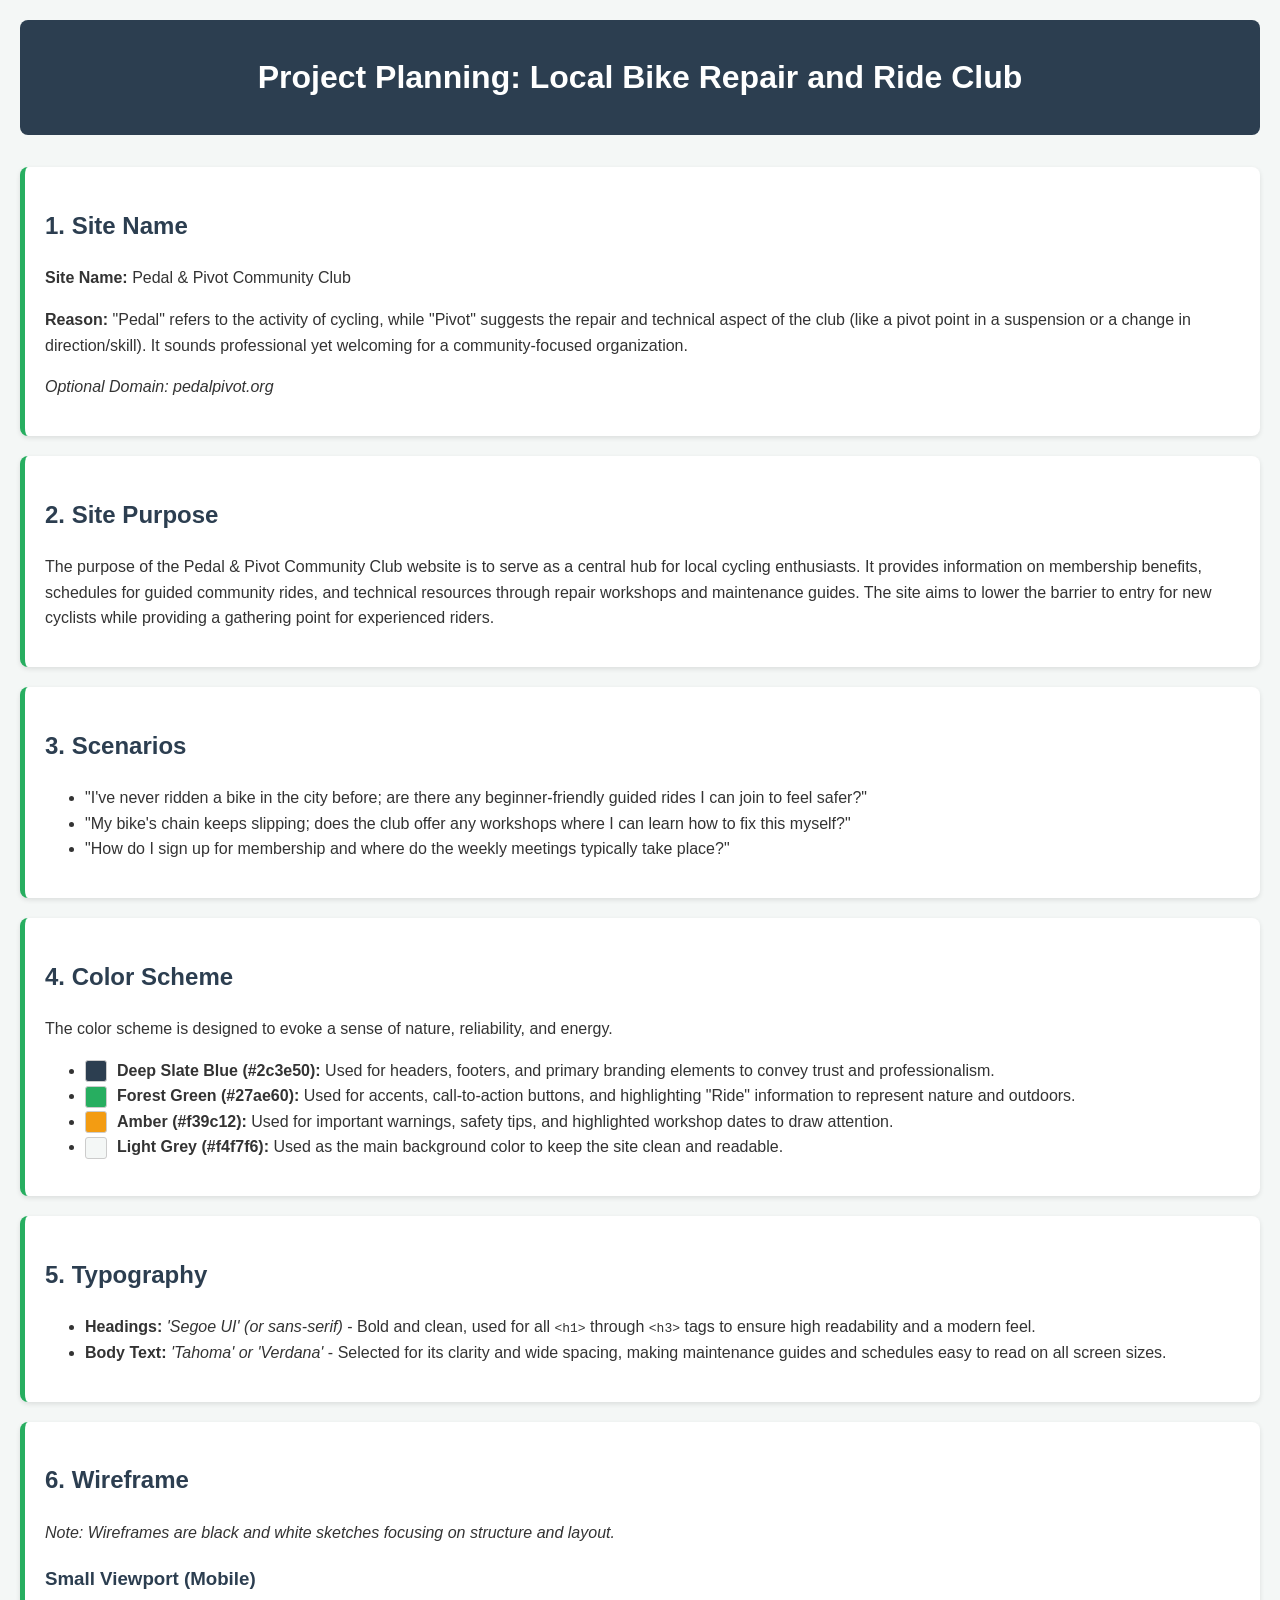
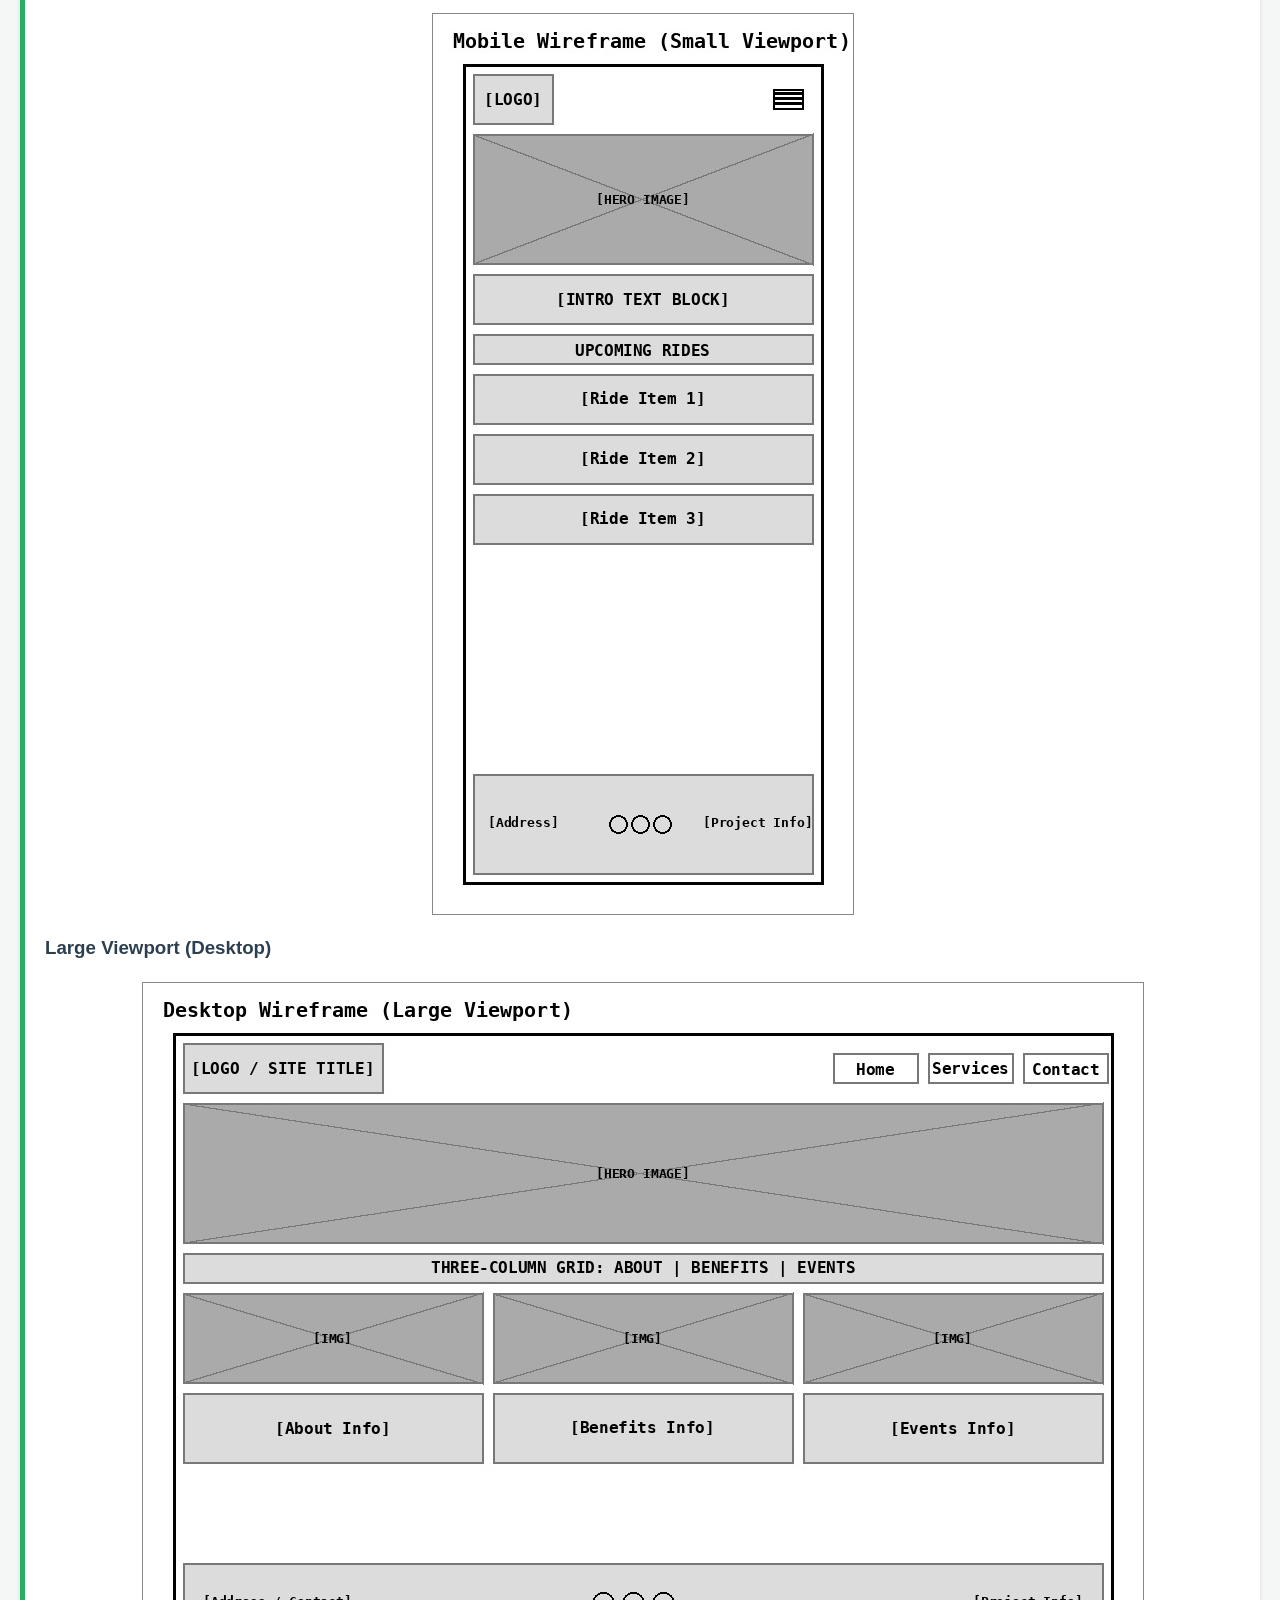
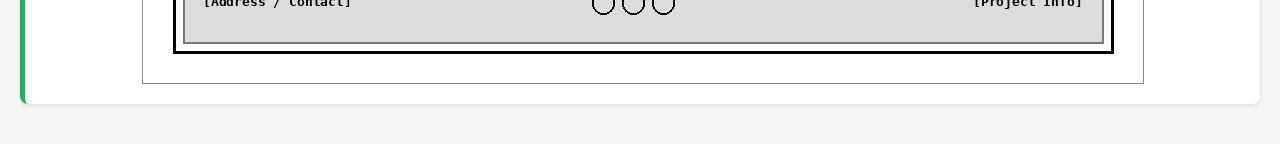
<file: project/site-planning.html>
<!DOCTYPE html>
<html lang="en">
<head>
    <meta charset="UTF-8">
    <meta name="viewport" content="width=device-width, initial-scale=1.0">
    <title>Site Planning - Local Bike Repair and Ride Club</title>
    <link rel="stylesheet" href="styles/site-planning.css">
</head>
<body>

    <header>
        <h1>Project Planning: Local Bike Repair and Ride Club</h1>
    </header>

    <section>
        <h2>1. Site Name</h2>
        <p><strong>Site Name:</strong> Pedal & Pivot Community Club</p>
        <p><strong>Reason:</strong> "Pedal" refers to the activity of cycling, while "Pivot" suggests the repair and technical aspect of the club (like a pivot point in a suspension or a change in direction/skill). It sounds professional yet welcoming for a community-focused organization.</p>
        <p><em>Optional Domain: pedalpivot.org</em></p>
    </section>

    <section>
        <h2>2. Site Purpose</h2>
        <p>The purpose of the Pedal & Pivot Community Club website is to serve as a central hub for local cycling enthusiasts. It provides information on membership benefits, schedules for guided community rides, and technical resources through repair workshops and maintenance guides. The site aims to lower the barrier to entry for new cyclists while providing a gathering point for experienced riders.</p>
    </section>

    <section>
        <h2>3. Scenarios</h2>
        <ul>
            <li>"I've never ridden a bike in the city before; are there any beginner-friendly guided rides I can join to feel safer?"</li>
            <li>"My bike's chain keeps slipping; does the club offer any workshops where I can learn how to fix this myself?"</li>
            <li>"How do I sign up for membership and where do the weekly meetings typically take place?"</li>
        </ul>
    </section>

    <section>
        <h2>4. Color Scheme</h2>
        <p>The color scheme is designed to evoke a sense of nature, reliability, and energy.</p>
        <ul>
            <li><span class="color-box" style="background-color: var(--primary-color);"></span><strong>Deep Slate Blue (#2c3e50):</strong> Used for headers, footers, and primary branding elements to convey trust and professionalism.</li>
            <li><span class="color-box" style="background-color: var(--secondary-color);"></span><strong>Forest Green (#27ae60):</strong> Used for accents, call-to-action buttons, and highlighting "Ride" information to represent nature and outdoors.</li>
            <li><span class="color-box" style="background-color: var(--accent-color);"></span><strong>Amber (#f39c12):</strong> Used for important warnings, safety tips, and highlighted workshop dates to draw attention.</li>
            <li><span class="color-box" style="background-color: var(--bg-color);"></span><strong>Light Grey (#f4f7f6):</strong> Used as the main background color to keep the site clean and readable.</li>
        </ul>
    </section>

    <section>
        <h2>5. Typography</h2>
        <ul>
            <li><strong>Headings:</strong> <em>'Segoe UI' (or sans-serif)</em> - Bold and clean, used for all <code>&lt;h1&gt;</code> through <code>&lt;h3&gt;</code> tags to ensure high readability and a modern feel.</li>
            <li><strong>Body Text:</strong> <em>'Tahoma' or 'Verdana'</em> - Selected for its clarity and wide spacing, making maintenance guides and schedules easy to read on all screen sizes.</li>
        </ul>
    </section>

    <section>
        <h2>6. Wireframe</h2>
        <p><em>Note: Wireframes are black and white sketches focusing on structure and layout.</em></p>
        <div class="flex-container">

            <!-- Small Viewport (Mobile) Wireframe -->
            <div class="flex-item">
                <h3>Small Viewport (Mobile)</h3>
                <img src="images/wireframe-mobile.jpg" alt="Mobile wireframe sketch" style="width: 100%; max-width: 420px; height: auto; display: block; margin: 0 auto; border: 1px solid #888;">
            </div>

            <!-- Large Viewport (Desktop) Wireframe -->
            <div class="flex-item">
                <h3>Large Viewport (Desktop)</h3>
                <img src="images/wireframe-desktop.jpg" alt="Desktop wireframe sketch" style="width: 100%; max-width: 1000px; height: auto; display: block; margin: 0 auto; border: 1px solid #888;">
            </div>

        </div>
    </section>

</body>
</html>
</file>
<file: styles/styles.css>
/* ===== Base / Mobile Styles ===== */
* {
    box-sizing: border-box;
}

body {
    font-family: 'Open Sans', 'Arial', sans-serif;
    margin: 0;
    padding: 0;
    color: #333;
    line-height: 1.5;
    background-color: #f5f5f5;
    overflow-x: hidden;
}

/* ===== Header ===== */
.site-header {
    background-color: #fff;
    color: #333;
    padding: 12px 15px;
    display: flex;
    justify-content: space-between;
    align-items: center;
    border-bottom: 1px solid #ddd;
}

.site-brand {
    display: flex;
    align-items: center;
    gap: 0.75rem;
    color: #222;
    text-decoration: none;
    font-weight: 700;
}

.site-brand img {
    width: 48px;
    height: 48px;
}

.menu-btn {
    background: transparent;
    border: 0;
    cursor: pointer;
    display: flex;
    flex-direction: column;
    gap: 4px;
    padding: 4px;
}

.menu-btn span {
    display: block;
    width: 24px;
    height: 2px;
    background-color: #222;
    transition: transform 0.2s ease, opacity 0.2s ease;
}

.menu-btn.open span:nth-child(1) {
    transform: translateY(6px) rotate(45deg);
}

.menu-btn.open span:nth-child(2) {
    opacity: 0;
}

.menu-btn.open span:nth-child(3) {
    transform: translateY(-6px) rotate(-45deg);
}

/* ===== Navigation ===== */
nav {
    display: none;
}

nav.open {
    display: block;
}

nav ul {
    list-style: none;
    padding: 0;
    margin: 0;
    background-color: #222;
    display: flex;
    flex-direction: column;
}

nav ul li {
    text-align: left;
    padding: 0;
}

nav ul li a {
    color: white;
    text-decoration: none;
    display: block;
    padding: 12px 15px;
    font-weight: bold;
}

nav ul li a:hover,
nav ul li a.active {
    background-color: #444;
    text-decoration: underline;
}

/* ===== Main ===== */
main {
    padding: 15px;
}

main h1 {
    font-size: 1.8rem;
    margin: 10px 0 15px;
    color: #222;
}

section[id] {
    scroll-margin-top: 5rem;
}

/* ===== Content Grid (single column on mobile) ===== */
.content-grid {
    display: grid;
    grid-template-columns: 1fr;
    gap: 20px;
    margin-bottom: 25px;
}

/* ===== Section Cards ===== */
#about,
#student-photo,
#chamber,
#finals,
#courses {
    background-color: #fff;
    padding: 0;
    border-radius: 4px;
    box-shadow: 0 2px 4px rgba(0, 0, 0, 0.1);
    margin-bottom: 20px;
    overflow: hidden;
}

#about h2,
#student-photo h2,
#chamber h2,
#finals h2,
#courses h2 {
    background-color: #444;
    color: #fff;
    margin: 0;
    padding: 10px 15px;
    text-align: center;
    font-size: 1.1rem;
}

#about p,
#chamber p,
#finals p {
    padding: 15px;
    margin: 0;
    background-color: #d9d9d9;
}

/* ===== Photo ===== */
.photo-container {
    text-align: center;
    padding: 25px;
    background-color: #d9d9d9;
}

.photo-container img {
    max-width: 100%;
    height: auto;
    border-radius: 4px;
}

/* ===== Course Filters ===== */
.course-filters {
    display: flex;
    gap: 8px;
    padding: 15px 15px 0;
    flex-wrap: wrap;
    background-color: #d9d9d9;
}

.filter-btn {
    padding: 6px 14px;
    background-color: #f0f0f0;
    border: 1px solid #999;
    border-radius: 3px;
    cursor: pointer;
    font-size: 0.95rem;
    flex: 1;
    min-width: 60px;
}

.filter-btn.active {
    background-color: #fff;
    border-color: #555;
    font-weight: bold;
}

/* ===== Course List ===== */
.course-list {
    display: flex;
    flex-direction: column;
    gap: 0;
    padding: 15px;
    background-color: #d9d9d9;
}

.course-item {
    padding: 10px 12px;
    background-color: #cfcfcf;
    border: 1px solid #aaa;
    display: flex;
    justify-content: space-between;
    align-items: center;
    gap: 0.75rem;
    font-weight: 500;
}

.course-item:not(:last-child) {
    border-bottom: none;
}

.course-item.completed {
    background-color: #e8f5e9;
    border-color: #2e7d32;
    color: #1b5e20;
    font-weight: 700;
}

.course-status {
    font-size: 0.8rem;
    background-color: #2e7d32;
    color: #fff;
    padding: 0.2rem 0.5rem;
    border-radius: 999px;
}

.credits-info {
    padding: 0 15px 15px;
    margin: 0;
    font-style: italic;
    color: #333;
    font-size: 0.9rem;
    text-align: center;
    background-color: #d9d9d9;
}

/* ===== Footer ===== */
footer {
    background-color: #f5f5f5;
    color: #333;
    padding: 20px 15px;
    text-align: center;
}

.social-links {
    margin-bottom: 10px;
}

.social-links a {
    display: inline-block;
    margin: 0 5px;
}

.social-links img {
    width: 32px;
    height: 32px;
}

.footer-info {
    font-size: 0.9rem;
    color: #222;
}
</file>
<file: styles/styles-large.css>
/* Large Screen Styles */
@media (min-width: 768px) {
    .content-grid {
        grid-template-columns: 2fr 1fr;
    }

    nav {
        display: block;
    }

    nav ul {
        flex-direction: row;
    }

    nav ul li {
        padding: 15px 10px;
    }
}

@media (min-width: 900px) {
    .menu-btn {
        display: none;
    }

    .site-header {
        justify-content: left;
    }
}
</file>
<file: chamber/styles/small.css>
:root {
    /* Brand colors — hex source of truth, all colors flow from here */
    --color-primary: #1f4d4a;
    --color-primary-dark: #163836;
    --color-accent: #e7bd61;
    --color-accent-dark: #8a620f;
    --color-silver: #c0c0c0;
    --color-bronze: #cd7f32;

    /* Surfaces & text */
    --color-surface: #ffffff;
    --color-surface-alt: #f3efe7;
    --color-surface-overlay: rgba(255, 255, 255, 0.08);
    --color-surface-divider: rgba(255, 255, 255, 0.15);
    --color-text: #1c1c1c;
    --color-text-muted: #5a5a5a;
    --color-text-inverse: #ffffff;
    --color-border: #d8d3c5;
    --color-shadow: rgba(0, 0, 0, 0.08);
    --color-shadow-strong: rgba(0, 0, 0, 0.15);

    /* Tokens */
    --font-body: 'Open Sans', Arial, sans-serif;
    --radius-sm: 4px;
    --radius-md: 8px;
    --radius-pill: 999px;
    --transition-fast: 0.2s ease;
    --max-width: 1200px;
}


* {
    min-width: 0;
}


html,
body {
    max-width: 100%;
    overflow-x: clip;
}

body {
    font-family: var(--font-body);
    color: var(--color-text);
    background-color: var(--color-surface-alt);
    line-height: 1.5;
}


img,
picture,
video,
svg {
    display: block;
    max-width: 100%;
    height: auto;
}




a {
    color: var(--color-primary);
    text-decoration: none;
    transition: color var(--transition-fast);
}

a:hover,
a:focus-visible {
    color: var(--color-accent-dark);
}

a:focus-visible,
button:focus-visible {
    outline: 2px solid var(--color-accent);
    outline-offset: 2px;
}

.visually-hidden {
    position: absolute;
    width: 1px;
    height: 1px;
    margin: -1px;
    padding: 0;
    overflow: hidden;
    clip: rect(0, 0, 0, 0);
    white-space: nowrap;
    border: 0;
}


h1,
h2,
h3,
h4 {
    color: var(--color-primary);
}

/* Hero Section */

.visit-message {
    text-align: center;
    padding: 20px;
    font-size: 1.2rem;
    font-weight: 600;
    color: var(--color-primary);
    background-color: var(--color-surface);
    margin: 20px;
    border-radius: var(--radius-md);
}

.spotlights-grid {
    display: grid;
    gap: 20px;
    padding: 20px;
    grid-template-columns: 1fr;
    grid-template-areas: "a" "b" "c" "d" "e" "f" "g" "h";
}
.spotlight-card:nth-child(1) { grid-area: a; }
.spotlight-card:nth-child(2) { grid-area: b; }
.spotlight-card:nth-child(3) { grid-area: c; }
.spotlight-card:nth-child(4) { grid-area: d; }
.spotlight-card:nth-child(5) { grid-area: e; }
.spotlight-card:nth-child(6) { grid-area: f; }
.spotlight-card:nth-child(7) { grid-area: g; }
.spotlight-card:nth-child(8) { grid-area: h; }

.spotlight-card {
    background: var(--color-surface);
    border: 1px solid var(--color-border);
    border-radius: var(--radius-md);
    padding: 15px;
    text-align: center;
}

.spotlight-card img {
    width: 100%;
    max-width: 300px;
    height: 200px;
    object-fit: cover;
    margin: 0 auto;
    display: block;
}

.spotlight-card button{
    background-color: #163836;
    color: #ffffff;
    padding: 1rem;
    border-radius: 1rem;
    margin-top: 0.5rem;
}

@media (min-width: 641px) {
    .spotlight-card img:hover {
        transform: scale(1.05);
        filter: brightness(1.1);
        transition: transform 0.2s, filter 0.2s;
    }
}

.hero {
    position: relative;
    background-color: var(--color-primary);
    color: var(--color-text-inverse);
    padding: 60px 20px;
    text-align: center;
    overflow: hidden;
}

.hero-image-container {
    position: absolute;
    top: 0;
    left: 0;
    width: 100%;
    height: 100%;
    z-index: 1;
}

.hero-image {
    width: 100%;
    height: 100%;
    object-fit: cover;
    opacity: 0.4;
}

.hero-content {
    position: relative;
    z-index: 2;
    max-width: 800px;
    margin: 0 auto;
}

.hero h1 {
    color: var(--color-text-inverse);
    font-size: 2rem;
    margin-bottom: 1rem;
}

.hero p {
    color: var(--color-text-inverse);
    font-size: 1.1rem;
    margin-bottom: 2rem;
}

.hero-ctas {
    display: flex;
    flex-direction: column;
    gap: 1rem;
    justify-content: center;
}

.site-header {
    background-color: var(--color-primary);
    color: var(--color-text-inverse);
    display: flex;
    justify-content: space-around;
    margin: 0 auto;
}

.cta-button {
    display: inline-block;
    padding: 12px 24px;
    border-radius: var(--radius-pill);
    font-weight: 600;
    transition: transform var(--transition-fast), background-color var(--transition-fast);
}

.cta-button.primary {
    background-color: var(--color-accent);
    color: var(--color-primary-dark);
}

.cta-button.secondary {
    background-color: var(--color-surface);
    color: var(--color-primary);
}

.cta-button:hover {
    transform: scale(1.05);
}

/* Home Grid Layout */
.home-grid {
    display: grid;
    grid-template-columns: 1fr;
    gap: 2rem;
    max-width: var(--max-width);
    margin: 40px auto;
    padding: 0 20px;
}

/* Information Column (Events & Weather) */
.info-column {
    display: flex;
    flex-direction: column;
    gap: 2rem;
}

.current-events {
    background-color: var(--color-surface);
    padding: 20px;
    border-radius: var(--radius-md);
    box-shadow: 0 4px 6px var(--color-shadow);
}

.event-card {
    display: grid;
    grid-template-columns: 80px 1fr;
    gap: 1rem;
    padding: 1rem 0;
    border-bottom: 1px solid var(--color-border);
}

.event-card:last-child {
    border-bottom: none;
}

.event-date {
    font-weight: 700;
    color: var(--color-primary);
    text-align: center;
}

.event-link {
    font-size: 0.9rem;
    font-weight: 600;
    text-decoration: underline;
}

.weather-section {
    background-color: var(--color-surface);
    padding: 20px;
    border-radius: var(--radius-md);
    box-shadow: 0 4px 6px var(--color-shadow);
    text-align: center;
}

.weather-card {
    padding: 1rem;
    background: var(--color-surface-alt);
    border-radius: var(--radius-sm);
}

.current-weather {
    font-size: 1.2rem;
    margin-bottom: 1rem;
    display: flex;
    flex-direction: column;
    gap: 0.25rem;
}

.current-weather .temp {
    font-size: 2.5rem;
    font-weight: 700;
    color: var(--color-primary);
}

.current-weather .desc {
    text-transform: capitalize;
    color: var(--color-text-muted);
}

.forecast-grid {
    display: flex;
    flex-direction: column;
    gap: 0.5rem;
    border-top: 1px solid var(--color-border);
    padding-top: 1rem;
}

.forecast-item {
    display: flex;
    justify-content: space-between;
    padding: 0.25rem 0;
    font-size: 0.9rem;
}


.company-spotlights {
    background-color: var(--color-surface);
    padding: 20px;
    border-radius: var(--radius-md);
    box-shadow: 0 4px 6px var(--color-shadow);
}

nav {
    display: none;
    margin-top: 0.5rem;
    /* background-color: var(--color-primary-dark); */
}

nav.open {
    display: block;
}

nav ul {
    list-style: none;
    padding: 0;
    margin: 0;
    display: flex;
    flex-direction: column;
}

nav ul li a {
    color: var(--color-text-inverse);
    display: block;
    padding: 14px 18px;
    font-weight: 600;
    border-left: 4px solid transparent;
    transition: background-color var(--transition-fast),
        border-color var(--transition-fast), color var(--transition-fast);
}

nav ul li a:hover,
nav ul li a:focus-visible {
    background-color: var(--color-surface-overlay);
    color: var(--color-accent);
}

nav ul li a.active {
    background-color: var(--color-primary-dark);
    color: var(--color-accent);
    border-left-color: var(--color-accent);
}


main {
    padding: 16px 12px 24px;
    max-width: var(--max-width);
    margin: 0 auto;
    width: 100%;
    min-height: 200rem;
}


.directory-controls {
    display: flex;
    flex-wrap: wrap;
    justify-content: space-between;
    align-items: center;
    gap: 10px;
    margin-bottom: 16px;
    background-color: var(--color-surface);
    padding: 10px 12px;
    border: 1px solid var(--color-border);
    border-radius: var(--radius-md);
    box-shadow: 0 1px 3px var(--color-shadow);
}

.view-toggle {
    display: inline-flex;
    flex-wrap: wrap;
    border: 1px solid var(--color-primary);
    border-radius: var(--radius-sm);
    overflow: hidden;
    background-color: var(--color-surface);
}

.view-btn {
    background: var(--color-surface);
    color: var(--color-primary);
    padding: 8px 12px;
    font: inherit;
    font-weight: 600;
    white-space: nowrap;
    transition: background-color var(--transition-fast), color var(--transition-fast);
}

.view-btn+.view-btn {
    border-left: 1px solid var(--color-primary);
}

.view-btn:hover,
.view-btn:focus-visible {
    background-color: var(--color-surface-alt);
}

.view-btn.active {
    background-color: var(--color-primary);
    color: var(--color-text-inverse);
}

.member-count {
    margin: 0;
    color: var(--color-text-muted);
    font-size: 0.9rem;
    font-weight: 600;
}


.members {
    display: grid;
    gap: 16px;
}

.members-grid {
    grid-template-columns: 1fr;
}

.member-card {
    background-color: var(--color-surface);
    border: 1px solid var(--color-border);
    border-radius: var(--radius-md);
    overflow: hidden;
    box-shadow: 0 2px 6px var(--color-shadow);
    display: flex;
    flex-direction: column;
    transition: transform var(--transition-fast), box-shadow var(--transition-fast);
}

.member-card:hover,
.member-card:focus-within {
    transform: translateY(-2px);
    box-shadow: 0 4px 12px var(--color-shadow-strong);
}

.member-card .member-image {
    background-color: var(--color-surface-alt);
    display: flex;
    align-items: center;
    justify-content: center;
    padding: 18px;
    height: 140px;
}

.member-card .member-image img {
    max-height: 100px;
    max-width: 140px;
    object-fit: contain;
}

.member-card .member-body {
    padding: 14px 16px 18px;
    display: flex;
    flex-direction: column;
    gap: 6px;
    flex: 1;
}

.member-card h3 {
    margin: 0;
    font-size: 1.1rem;
    color: var(--color-primary);
}

.member-tag {
    display: inline-block;
    align-self: flex-start;
    font-size: 0.72rem;
    font-weight: 700;
    letter-spacing: 0.04em;
    text-transform: uppercase;
    padding: 3px 8px;
    border-radius: var(--radius-pill);
    background-color: var(--color-accent);
    color: var(--color-primary-dark);
    margin-bottom: 4px;
}

.member-tag.silver {
    background-color: var(--color-silver);
    color: var(--color-primary-dark);
}



.member-address,
.member-phone,
.member-url {
    margin: 0;
    font-size: 0.88rem;
    color: var(--color-text-muted);
}

.member-url a {
    color: var(--color-primary);
    font-weight: 600;
}

.member-url a:hover,
.member-url a:focus-visible {
    color: var(--color-accent-dark);
    text-decoration: underline;
}


.members-list .member-card {
    display: block;
}

.members-list .member-card .member-image {
    display: none;
}

.members-list .member-card .member-body {
    padding: 10px 12px;
    justify-content: center;
}

.members-list .member-card h3 {
    font-size: 1rem;
}


#menu-btn {
    display: block;
    cursor: pointer;
    background: none;
    border: none;
    padding: 10px;
}

#menu-btn span {
    display: block;
    width: 25px;
    height: 3px;
    background-color: var(--color-text-inverse);
    color: transparent;
    margin: 4px 0;
    transition: var(--transition-fast);
}

@media (max-width: 38rem) {
    .site-header {
        padding: 8px 10px;
    }

    .site-brand {
        font-size: 0.85rem;
        gap: 0.4rem;
    }

    .site-brand img {
        width: 32px;
        height: 32px;
    }

    #primary-nav{
        position: absolute;
        z-index: 1000;
        background-color: var(--color-primary-dark);
        top: 3.5rem;
        width: 100%;
    }

    main {
        padding: 12px 10px 20px;
    }

    .hero {
        padding: 18px 14px;
    }

    .hero h1 {
        font-size: 1.3rem;
    }

    .directory-controls {
        padding: 8px 10px;
        gap: 8px;
    }

    .view-btn {
        padding: 6px 10px;
        font-size: 0.9rem;
    }

    .member-card h3 {
        font-size: 1rem;
    }

    .social-links img {
        width: 30px;
        height: 30px;
    }
}


footer {
    background-color: var(--color-primary);
    color: var(--color-surface-alt);
    padding: 24px 12px;
    text-align: center;
    margin-top: 30px;
    border-top: 4px solid var(--color-accent);
}

.footer-info p {
    margin: 2px 0;
    font-size: 0.92rem;
}

.footer-info a {
    color: var(--color-accent);
}

.footer-info a:hover,
.footer-info a:focus-visible {
    text-decoration: underline;
    color: var(--color-text-inverse);
}

.footer-org {
    font-size: 1.05rem;
    color: var(--color-text-inverse);
}

.social-links {
    margin: 14px 0;
}

.social-links a {
    display: inline-block;
    margin: 0 6px;
    transition: transform var(--transition-fast);
}

.social-links a:hover,
.social-links a:focus-visible {
    transform: translateY(-2px);
}

.social-links img {
    width: 36px;
    height: 36px;
    border-radius: 50%;
    background-color: var(--color-surface);
    padding: 4px;
}

.footer-meta {
    margin-top: 14px;
    padding-top: 12px;
    border-top: 1px solid var(--color-surface-divider);
    font-size: 0.85rem;
    color: var(--color-border);
}

.footer-meta p {
    margin: 2px 0;
}

.footer-year {
    display: inline-block;
    min-width: 4ch;
}

.footer-last-modified {
    display: inline-block;
    min-width: 22ch;
}
</file>
<file: chamber/styles/large.css>
@media (min-width: 38rem) {

    /* header{
        display: flex;
        margin: 0 auto;
    } */
    .hero {
        padding: 80px 32px;
    }

    .hero h1 {
        font-size: 3rem;
    }

    .hero-ctas {
        flex-direction: row;
        gap: 1rem;
    }

    .home-grid {
        grid-template-columns: repeat(2, 1fr);
        align-items: start;
    }

    .forecast-grid {
        flex-direction: row;
        justify-content: space-around;
        text-align: center;
    }

@media (min-width: 38rem) {

    .spotlights-grid {
        display: grid;
        gap: 20px;
        padding: 20px;
        grid-template-columns: repeat(4, 1fr);
        grid-template-areas: 
            "a b c d"
            "e f g h";
    }
    .spotlight-card:nth-child(1) { grid-area: a; }
    .spotlight-card:nth-child(2) { grid-area: b; }
    .spotlight-card:nth-child(3) { grid-area: c; }
    .spotlight-card:nth-child(4) { grid-area: d; }
    .spotlight-card:nth-child(5) { grid-area: e; }
    .spotlight-card:nth-child(6) { grid-area: f; }
    .spotlight-card:nth-child(7) { grid-area: g; }
    .spotlight-card:nth-child(8) { grid-area: h; }
}


    .members-grid {
        grid-template-columns: repeat(2, 1fr);
    }

    nav {
        display: block;
    }

    nav ul {
        flex-direction: row;
        justify-content: center;
    }

    nav ul li a {
        border-left: none;
        border-bottom: 4px solid transparent;
    }

    nav ul li a.active {
        border-left-color: transparent;
        border-bottom-color: var(--color-accent);
    }

    #menu-btn {
        display: none;
    }
}

@media (min-width: 64rem) {
    main {
        min-height: 80rem;
    }

    .hero h1 {
        font-size: 2.5rem;
    }

    .members-grid {
        grid-template-columns: repeat(3, 1fr);
    }
}

@media (min-width: 90rem) {
    main {
        min-height: 60rem;
    }

    .members-grid {
        grid-template-columns: repeat(4, 1fr);
    }
}
</file>
<file: finalproject/styles/small.css>
/* Mobile First Styles */

@media (max-width: 1023px) {


    .hamburger {
        display: flex;
        flex-direction: column;
        justify-content: space-around;
        width: 30px;
        height: 25px;
        background: transparent;
        border: none;
        cursor: pointer;
        z-index: 100;
    }

    .site-header {
        gap: 0.75rem;
    }

    .site-brand {
        font-size: 1.125rem;
        line-height: 1.2;
    }

    .hamburger span {
        width: 30px;
        height: 3px;
        background-color: var(--white);
        transition: all 0.3s linear;
        border-radius: 2px;
    }

    nav#nav-menu {
        display: none;
        flex-direction: column;
        align-items: center;
        gap: 10px;
        position: absolute;
        top: 60px;
        /* Approx header height */
        left: 0;
        width: 100%;
        background-color: var(--primary-color);
        padding: 1rem 0;
        z-index: 9;
    }

    nav#nav-menu.open {
        display: flex;
    }

    nav ul {
        list-style: none;
        display: flex;
        flex-direction: column;
        align-items: center;
        gap: 10px;
        width: 100%;
    }

    nav a {
        color: var(--white);
        text-decoration: none;
        font-weight: bold;
        padding: 0.5rem 1rem;
        display: block;
        text-align: center;
    }

    nav a.active {
        color: var(--white);
        background-color: var(--accent-color);
    }

    .hero {
        padding: 2rem 1rem;
    }

    .flex-container {
        display: grid;
        grid-template-columns: 1fr;
        gap: 20px;
    }

    .card {
        width: 100%;
    }

}
</file>
<file: finalproject/styles/large.css>
/* Desktop Styles */
@media (min-width: 1024px) {
    .hamburger {
        display: none;
    }

    nav#nav-menu {
        display: flex;
        position: static;
        width: auto;
        background-color: transparent;
        padding: 0;
        justify-content: center;
    }

    nav ul {
        display:flex;
        flex-direction: row;
        gap: 10px;
        list-style: none;
    }

    nav a {
        display: inline-block;
        color: var(--white);
        text-decoration: none;
        padding: 0.5rem 1.2rem;
        border-radius: 4px;
        transition: all 0.3s ease;
    }

    nav a:hover, nav a.active {
        background-color: var(--accent-color);
        color: var(--primary-color);
    }

    main {
        max-width: 1200px;
        margin: 2rem auto;
    }

    .hero {
        padding: 4rem 2rem;
    }

    .flex-container {
        display: grid;
        grid-template-columns: repeat(auto-fit, minmax(240px, 1fr));
        gap: 20px;
        justify-content: center;
    }

    .card {
        flex: 1 1 300px;
    }

}
</file>
<file: chamber/styles/medium.css>
/* Medium Screens */
@media (min-width: 641px) and (max-width: 1024px) {
    .spotlights-grid {
        display: grid;
        grid-template-columns: repeat(3, 1fr);
        gap: 20px;
        padding: 20px;
        grid-template-areas: 
            "a b c"
            "d e f"
            "g h .";
    }
    .spotlight-card:nth-child(1) { grid-area: a; }
    .spotlight-card:nth-child(2) { grid-area: b; }
    .spotlight-card:nth-child(3) { grid-area: c; }
    .spotlight-card:nth-child(4) { grid-area: d; }
    .spotlight-card:nth-child(5) { grid-area: e; }
    .spotlight-card:nth-child(6) { grid-area: f; }
    .spotlight-card:nth-child(7) { grid-area: g; }
    .spotlight-card:nth-child(8) { grid-area: h; }
}
</file>
<file: chamber/styles/join.css>
.join-container {
    display: grid;
    grid-template-columns: 1fr;
    gap: 2rem;
    padding: 2rem;
    max-width: 1200px;
    margin: 0 auto;
}

.join-form-section {
    background-color: var(--color-surface);
    padding: 2rem;
    border-radius: var(--radius-md);
    box-shadow: 0 4px 6px var(--color-shadow);
}

.form-group {
    margin-bottom: 1.5rem;
    display: flex;
    flex-direction: column;
}

.form-group label {
    font-weight: 600;
    margin-bottom: 0.5rem;
}

.form-group input, .form-group select, .form-group textarea {
    padding: 0.5rem;
    border: 1px solid var(--color-border);
    border-radius: var(--radius-sm);
    font-family: inherit;
}

.form-actions {
    margin-top: 2rem;
    text-align: right;
}

.form-actions input[type="submit"] {
    padding: 0.75rem 1.5rem;
    background-color: var(--color-primary);
    color: var(--color-text-inverse);
    border: none;
    border-radius: var(--radius-sm);
    cursor: pointer;
    font-weight: bold;
    transition: background-color var(--transition-fast);
}

.form-actions input[type="submit"]:hover {
    background-color: var(--color-primary-dark);
}

.membership-info-section {
    text-align: center;
}

.membership-cards {
    display: grid;
    grid-template-columns: repeat(auto-fit, minmax(200px, 1fr));
    gap: 1.5rem;
    margin-top: 1rem;
}

.card {
    background: var(--color-surface);
    border: 1px solid var(--color-border);
    padding: 1.5rem;
    border-radius: var(--radius-md);
    transition: transform var(--transition-fast), box-shadow var(--transition-fast);
    display: flex;
    flex-direction: column;
    align-items: center;
    justify-content: center;
    /* Animation for initial load */
    opacity: 0;
    transform: translateY(20px);
    animation: fadeInUp 0.6s forwards ease-out;
}

.card:nth-child(1) { animation-delay: 0.1s; }
.card:nth-child(2) { animation-delay: 0.2s; }
.card:nth-child(3) { animation-delay: 0.3s; }
.card:nth-child(4) { animation-delay: 0.4s; }

@keyframes fadeInUp {
    to {
        opacity: 1;
        transform: translateY(0);
    }
}

.card h3 {
    margin-bottom: 1rem;
    color: var(--color-primary);
}

.card a {
    color: var(--color-primary);
    text-decoration: underline;
    font-weight: 600;
}

.modal {
    display: none;
    position: fixed;
    z-index: 1000;
    left: 0;
    top: 0;
    width: 100%;
    height: 100%;
    background-color: rgba(0, 0, 0, 0.6);
    backdrop-filter: blur(4px);
}

.modal-content {
    background-color: var(--color-surface);
    margin: 10% auto;
    padding: 2rem;
    border-radius: var(--radius-md);
    width: 80%;
    max-width: 500px;
    position: relative;
    animation: modalFadeIn 0.3s ease-out;
}

@keyframes modalFadeIn {
    from { opacity: 0; transform: scale(0.9); }
    to { opacity: 1; transform: scale(1); }
}

.close-button {
    position: absolute;
    top: 1rem;
    right: 1rem;
    font-size: 1.5rem;
    cursor: pointer;
    font-weight: bold;
}

/* Large Screens */
@media (min-width: 38rem) {
    .join-container {
        grid-template-columns: 2fr 1fr;
        align-items: start;
    }
    
    .membership-cards {
        grid-template-columns: 1fr;
    }
}

/* Thank You Page Styles */
.thankyou-section {
    padding: 2rem;
    max-width: 800px;
    margin: 0 auto;
    text-align: center;
}

.summary-container {
    background: var(--color-surface-alt);
    border: 1px solid var(--color-border);
    padding: 1.5rem;
    border-radius: var(--radius-md);
    margin: 2rem 0;
    text-align: left;
    display: inline-block;
    width: 100%;
    max-width: 600px;
}

.summary-item {
    margin-bottom: 1rem;
    padding-bottom: 0.5rem;
    border-bottom: 1px solid var(--color-border);
}

.back-home {
    display: inline-block;
    margin-top: 2rem;
    padding: 0.75rem 1.5rem;
    background-color: var(--color-primary);
    color: var(--color-text-inverse);
    text-decoration: none;
    border-radius: var(--radius-sm);
    font-weight: bold;
}
</file>
<file: project/styles/site-planning.css>
:root {
    --primary-color: #2c3e50; /* Deep Slate Blue/Grey - Professional and Trustworthy */
    --secondary-color: #27ae60; /* Forest Green - Nature, Cycling, and Growth */
    --accent-color: #f39c12; /* Amber - Caution/Safety and Energy */
    --bg-color: #f4f7f6; /* Light Grey - Clean background */
    --text-color: #333;
}

body {
    font-family: 'Segoe UI', Tahoma, Geneva, Verdana, sans-serif;
    line-height: 1.6;
    color: var(--text-color);
    background-color: var(--bg-color);
    margin: 0;
    padding: 20px;
}

header {
    background-color: var(--primary-color);
    color: white;
    padding: 2rem;
    text-align: center;
    border-radius: 8px;
    margin-bottom: 2rem;
}

h1, h2, h3 {
    color: var(--primary-color);
}

header h1 {
    color: white;
    margin: 0;
}

section {
    background: white;
    padding: 20px;
    margin-bottom: 20px;
    border-radius: 8px;
    box-shadow: 0 2px 5px rgba(0,0,0,0.1);
    border-left: 5px solid var(--secondary-color);
}

.color-box {
    display: inline-block;
    width: 20px;
    height: 20px;
    border-radius: 3px;
    vertical-align: middle;
    margin-right: 10px;
    border: 1px solid #ccc;
}

/* =========================================
   WIREFRAME STYLES (Black and White Sketch)
   ========================================= */

/* General Wireframe Reset */
.wf * {
    box-sizing: border-box;
    color: #000 !important;
    background-color: transparent !important;
    border-color: #000 !important;
    font-family: 'Courier New', Courier, monospace !important; /* Sketch-like font */
    text-shadow: none !important;
    font-weight: bold;
}

.wf {
    border: 2px solid #000;
    padding: 10px;
    background-color: #fff !important;
    display: flex;
    flex-direction: column;
    gap: 10px;
    color: #000;
}

/* Box for image placeholders (draws an X inside) */
.wf-img-box {
    width: 100%;
    background-color: #b0b0b0;
    border: 2px solid #888;
    position: relative;
    color: #444 !important;
    display: flex;
    align-items: center;
    justify-content: center;
}
.wf-img-box::before,
.wf-img-box::after {
    content: "";
    position: absolute;
    background: #888;
}
.wf-img-box::before {
    top: 0;
    left: 0;
    width: 100%;
    height: 2px;
    transform: rotate(45deg);
    transform-origin: top left;
}
.wf-img-box::after {
    bottom: 0;
    right: 0;
    width: 100%;
    height: 2px;
    transform: rotate(45deg);
    transform-origin: bottom right;
}

/* Standard wireframe placeholder box */
.wf-box {
    background-color: #e0e0e0;
    border: 2px solid #888;
    padding: 10px;
    text-align: center;
}

/* Header / Nav wireframe layout */
.wf-header {
    display: flex;
    justify-content: space-between;
    align-items: center;
    background-color: #e0e0e0;
    border: 2px solid #888;
    padding: 10px;
}
.wf-nav {
    display: flex;
    gap: 5px;
}
.wf-nav-item {
    background-color: #fff;
    border: 2px solid #888;
    padding: 5px 10px;
}

/* Hamburger menu icon placeholder */
.wf-hamburger {
    width: 30px;
    height: 20px;
    border: 2px solid #000;
    display: flex;
    flex-direction: column;
    justify-content: space-around;
    padding: 2px;
}
.wf-hamburger span {
    display: block;
    height: 2px;
    background-color: #000;
    width: 100%;
}

/* Responsive Grids */
.wf-grid-1 {
    display: grid;
    grid-template-columns: 1fr;
    gap: 10px;
}
.wf-grid-3 {
    display: grid;
    grid-template-columns: repeat(3, 1fr);
    gap: 10px;
}

/* Footer wireframe layout */
.wf-footer {
    display: flex;
    justify-content: space-around;
    align-items: center;
    background-color: #e0e0e0;
    border: 2px solid #888;
    padding: 10px;
    text-align: center;
}

/* Specific dimensions for the sketch elements */
.wf-hero { height: 120px; }
.wf-img-square { height: 80px; }
.wf-text-block { height: 40px; }
.wf-icon-circle {
    width: 30px;
    height: 30px;
    border: 2px solid #000;
    border-radius: 50%;
    display: inline-block;
    margin: 0 5px;
}

.wf-stack {
    display: flex;
    flex-direction: column;
    gap: 5px;
}
</file>
